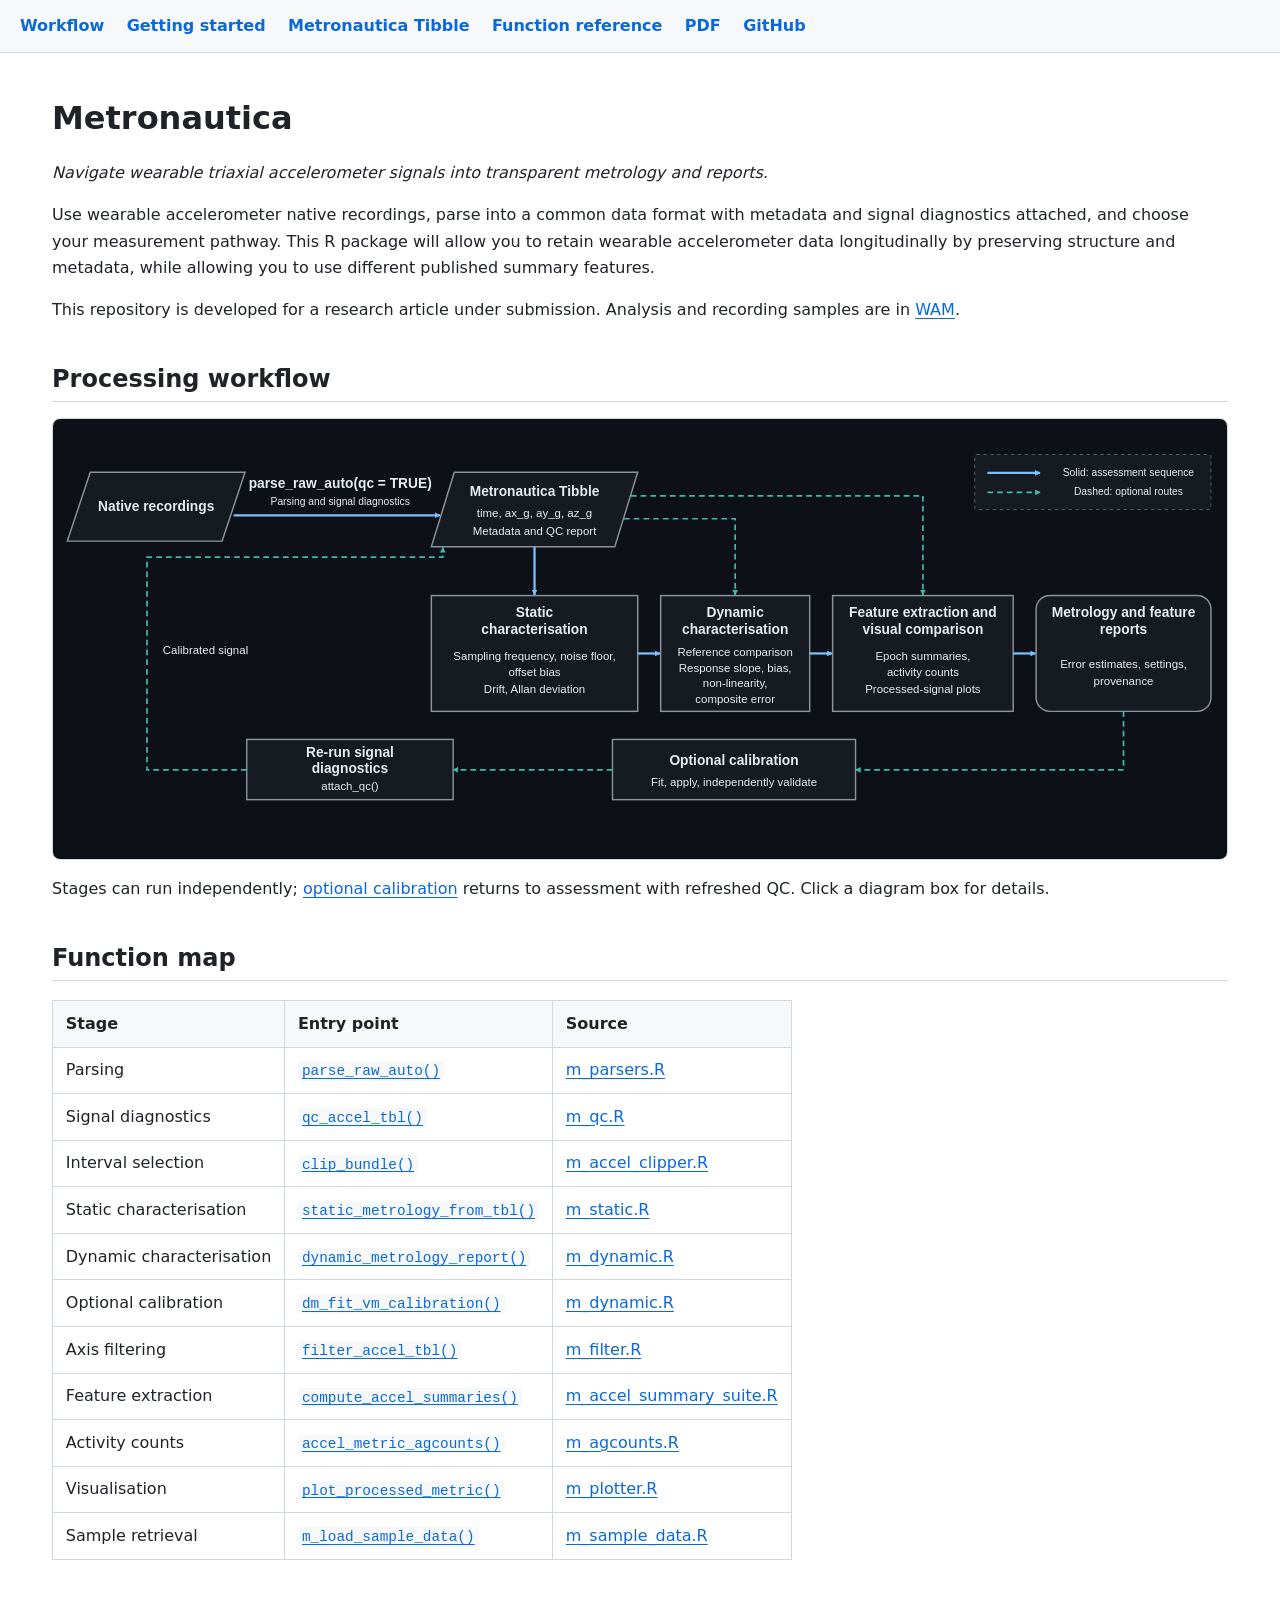
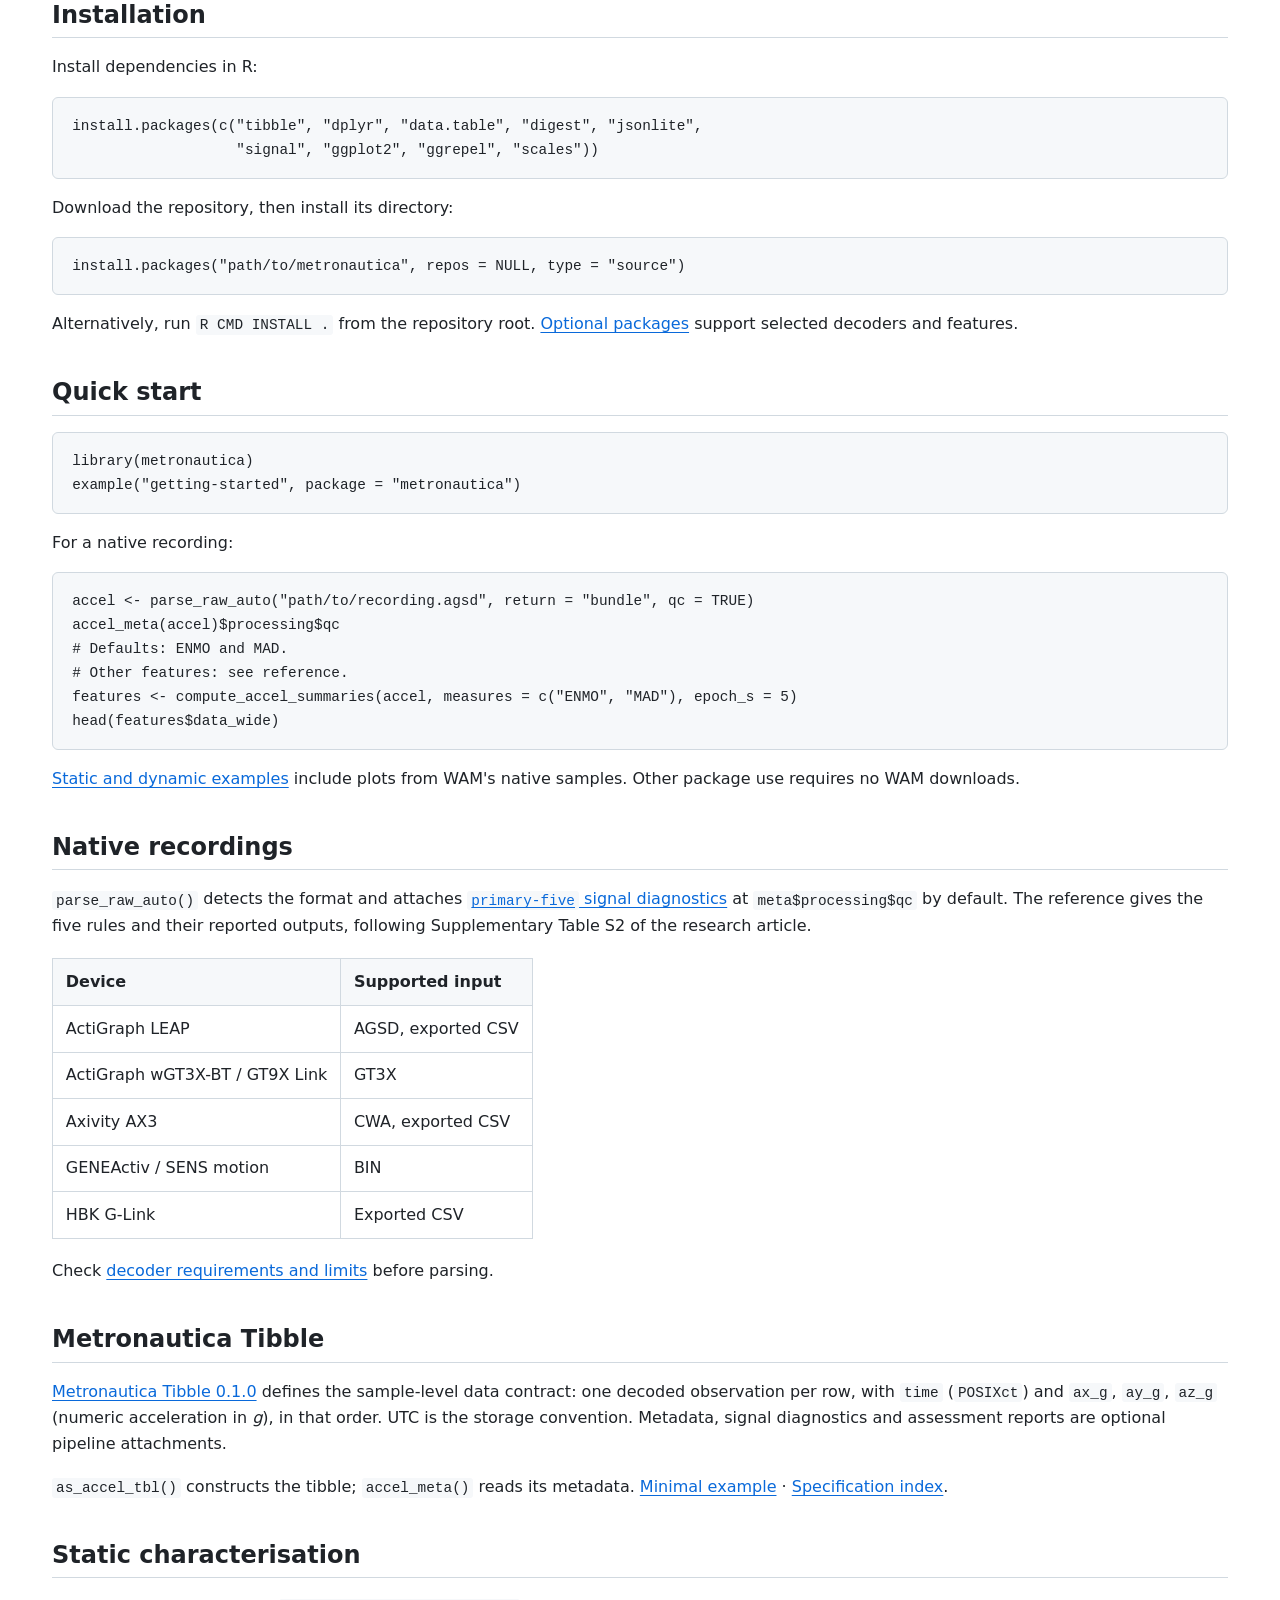
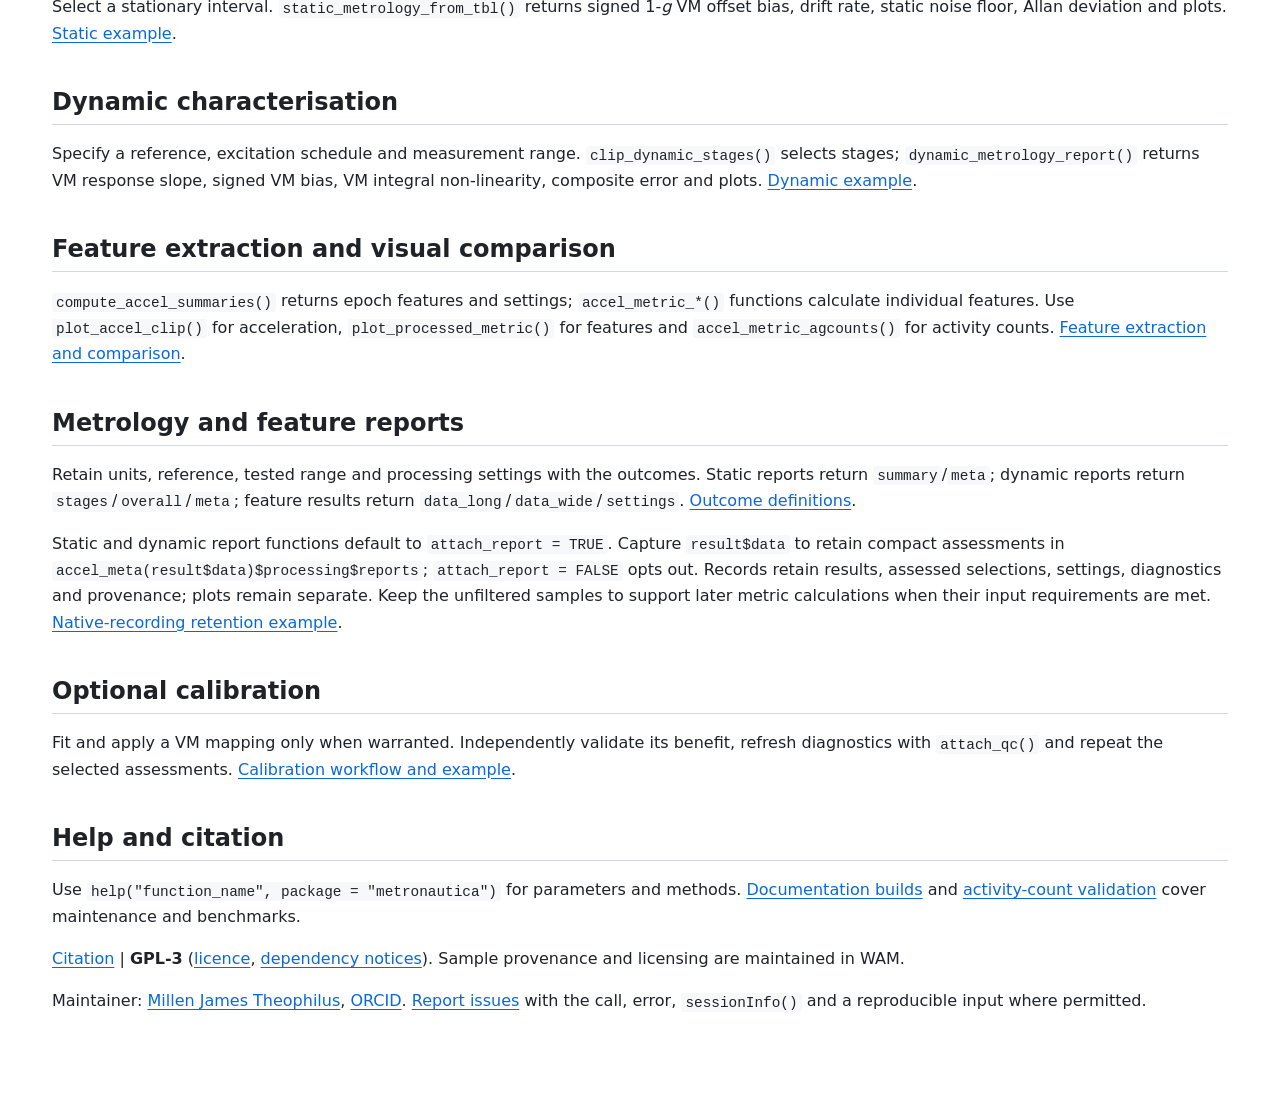
<file: docs/index.html>
<!doctype html><html lang="en-GB"><head><meta charset="utf-8"><meta name="viewport" content="width=device-width, initial-scale=1"><title>Processing workflow | Metronautica</title><link rel="stylesheet" href="assets/reference.css"></head><body><nav class="site-nav" aria-label="Documentation"><a href="index.html">Workflow</a><a href="getting-started.html">Getting started</a><a href="metronautica-tibble.html">Metronautica Tibble</a><a href="reference.html">Function reference</a><a href="metronautica-reference.pdf">PDF</a><a href="https://github.com/miltheo/metronautica">GitHub</a></nav><main class="guide"><p><a name="metronautica"></a></p>
<h1>Metronautica</h1>
<p><em>Navigate wearable triaxial accelerometer signals into transparent metrology and reports.</em></p>
<p>Use wearable accelerometer native recordings, parse into a common data format
with metadata and signal diagnostics attached, and choose your measurement
pathway. This R package will allow you to retain wearable accelerometer data
longitudinally by preserving structure and metadata, while allowing you to use
different published summary features.</p>
<p>This repository is developed for a research article under submission. Analysis
and recording samples are in <a href="https://github.com/miltheo/wam">WAM</a>.</p>
<p><a name="processing-workflow"></a></p>
<h2>Processing workflow</h2>
<svg class="workflow" viewBox="0 0 2048 768" role="group" aria-label="Interactive processing workflow"><image href="assets/workflow-dark.svg" width="2048" height="768"/><a href="#native-recordings" aria-label="Native recordings: GENEActiv/SENS BIN, Axivity CWA/AX3 CSV, ActiGraph GT3X/LEAP CSV/LEAP AGSD, HBK G-Link CSV. See decoder limits below."><title>Native recordings: GENEActiv/SENS BIN, Axivity CWA/AX3 CSV, ActiGraph GT3X/LEAP CSV/LEAP AGSD, HBK G-Link CSV. See decoder limits below.</title><rect class="hotspot" x="25" y="90" width="310" height="126"/></a>
<a href="https://github.com/miltheo/metronautica/blob/main/R/m_parsers.R" aria-label="Open m_parsers.R: parse_raw_auto(qc = TRUE) decodes the native recording and attaches primary-five diagnostics."><title>Open m_parsers.R: parse_raw_auto(qc = TRUE) decodes the native recording and attaches primary-five diagnostics.</title><rect class="hotspot" x="347" y="89" width="328" height="72"/></a>
<a href="#metronautica-tibble" aria-label="Metronautica Tibble 0.1.0: only time (POSIXct), ax_g, ay_g, az_g (numeric g) are required. Metadata, diagnostics and reports are optional pipeline additions."><title>Metronautica Tibble 0.1.0: only time (POSIXct), ax_g, ay_g, az_g (numeric g) are required. Metadata, diagnostics and reports are optional pipeline additions.</title><rect class="hotspot" x="660" y="90" width="360" height="135"/></a>
<a href="#static-characterisation" aria-label="Static characterisation: select a stationary interval; sampling frequency, noise floor, signed offset bias, drift and Allan deviation."><title>Static characterisation: select a stationary interval; sampling frequency, noise floor, signed offset bias, drift and Allan deviation.</title><rect class="hotspot" x="660" y="307" width="360" height="205"/></a>
<a href="#dynamic-characterisation" aria-label="Dynamic characterisation: specify a reference, range and stage schedule; response slope, bias, non-linearity and composite error."><title>Dynamic characterisation: specify a reference, range and stage schedule; response slope, bias, non-linearity and composite error.</title><rect class="hotspot" x="1060" y="307" width="260" height="205"/></a>
<a href="#feature-extraction-and-visual-comparison" aria-label="Feature extraction and visual comparison: compute epoch summaries or counts and inspect processed-signal plots."><title>Feature extraction and visual comparison: compute epoch summaries or counts and inspect processed-signal plots.</title><rect class="hotspot" x="1360" y="307" width="315" height="205"/></a>
<a href="#metrology-and-feature-reports" aria-label="Reports: retain error estimates, units, resolved settings and provenance."><title>Reports: retain error estimates, units, resolved settings and provenance.</title><rect class="hotspot" x="1715" y="307" width="305" height="205"/></a>
<a href="#optional-calibration" aria-label="Optional calibration: fit and apply a VM mapping; independently validate benefit and repeat assessments."><title>Optional calibration: fit and apply a VM mapping; independently validate benefit and repeat assessments.</title><rect class="hotspot" x="975" y="558" width="425" height="107"/></a>
<a href="reference.html#attach_qc" aria-label="attach_qc(): open documentation for recomputing and attaching diagnostics to the calibrated signal before reassessment."><title>attach_qc(): open documentation for recomputing and attaching diagnostics to the calibrated signal before reassessment.</title><rect class="hotspot" x="337" y="558" width="361" height="107"/></a></svg>
<p>Stages can run independently; <a href="#optional-calibration">optional calibration</a> returns
to assessment with refreshed QC. Click a diagram box for details.</p>
<p><a name="function-map"></a></p>
<h2>Function map</h2>
<table>
<thead>
<tr>
<th>Stage</th>
<th>Entry point</th>
<th>Source</th>
</tr>
</thead>
<tbody>
<tr>
<td>Parsing</td>
<td><a href="reference.html#parse_raw_auto"><code>parse_raw_auto()</code></a></td>
<td><a href="https://github.com/miltheo/metronautica/blob/main/R/m_parsers.R">m_parsers.R</a></td>
</tr>
<tr>
<td>Signal diagnostics</td>
<td><a href="reference.html#qc_accel_tbl"><code>qc_accel_tbl()</code></a></td>
<td><a href="https://github.com/miltheo/metronautica/blob/main/R/m_qc.R">m_qc.R</a></td>
</tr>
<tr>
<td>Interval selection</td>
<td><a href="reference.html#clip_bundle"><code>clip_bundle()</code></a></td>
<td><a href="https://github.com/miltheo/metronautica/blob/main/R/m_accel_clipper.R">m_accel_clipper.R</a></td>
</tr>
<tr>
<td>Static characterisation</td>
<td><a href="reference.html#static_metrology_from_tbl"><code>static_metrology_from_tbl()</code></a></td>
<td><a href="https://github.com/miltheo/metronautica/blob/main/R/m_static.R">m_static.R</a></td>
</tr>
<tr>
<td>Dynamic characterisation</td>
<td><a href="reference.html#dynamic_metrology_report"><code>dynamic_metrology_report()</code></a></td>
<td><a href="https://github.com/miltheo/metronautica/blob/main/R/m_dynamic.R">m_dynamic.R</a></td>
</tr>
<tr>
<td>Optional calibration</td>
<td><a href="reference.html#dm_fit_vm_calibration"><code>dm_fit_vm_calibration()</code></a></td>
<td><a href="https://github.com/miltheo/metronautica/blob/main/R/m_dynamic.R">m_dynamic.R</a></td>
</tr>
<tr>
<td>Axis filtering</td>
<td><a href="reference.html#filter_accel_tbl"><code>filter_accel_tbl()</code></a></td>
<td><a href="https://github.com/miltheo/metronautica/blob/main/R/m_filter.R">m_filter.R</a></td>
</tr>
<tr>
<td>Feature extraction</td>
<td><a href="reference.html#compute_accel_summaries"><code>compute_accel_summaries()</code></a></td>
<td><a href="https://github.com/miltheo/metronautica/blob/main/R/m_accel_summary_suite.R">m_accel_summary_suite.R</a></td>
</tr>
<tr>
<td>Activity counts</td>
<td><a href="reference.html#accel_metric_agcounts"><code>accel_metric_agcounts()</code></a></td>
<td><a href="https://github.com/miltheo/metronautica/blob/main/R/m_agcounts.R">m_agcounts.R</a></td>
</tr>
<tr>
<td>Visualisation</td>
<td><a href="reference.html#plot_processed_metric"><code>plot_processed_metric()</code></a></td>
<td><a href="https://github.com/miltheo/metronautica/blob/main/R/m_plotter.R">m_plotter.R</a></td>
</tr>
<tr>
<td>Sample retrieval</td>
<td><a href="reference.html#m_load_sample_data"><code>m_load_sample_data()</code></a></td>
<td><a href="https://github.com/miltheo/metronautica/blob/main/R/m_sample_data.R">m_sample_data.R</a></td>
</tr>
</tbody>
</table>
<p><a name="installation"></a></p>
<h2>Installation</h2>
<p>Install dependencies in R:</p>
<pre><code class="language-r">install.packages(c(&quot;tibble&quot;, &quot;dplyr&quot;, &quot;data.table&quot;, &quot;digest&quot;, &quot;jsonlite&quot;,
                   &quot;signal&quot;, &quot;ggplot2&quot;, &quot;ggrepel&quot;, &quot;scales&quot;))
</code></pre>
<p>Download the repository, then install its directory:</p>
<pre><code class="language-r">install.packages(&quot;path/to/metronautica&quot;, repos = NULL, type = &quot;source&quot;)
</code></pre>
<p>Alternatively, run <code>R CMD INSTALL .</code> from the repository root.
<a href="getting-started.html#optional-packages">Optional packages</a> support selected decoders and features.</p>
<p><a name="quick-start"></a></p>
<h2>Quick start</h2>
<pre><code class="language-r">library(metronautica)
example(&quot;getting-started&quot;, package = &quot;metronautica&quot;)
</code></pre>
<p>For a native recording:</p>
<pre><code class="language-r">accel &lt;- parse_raw_auto(&quot;path/to/recording.agsd&quot;, return = &quot;bundle&quot;, qc = TRUE)
accel_meta(accel)$processing$qc
# Defaults: ENMO and MAD.
# Other features: see reference.
features &lt;- compute_accel_summaries(accel, measures = c(&quot;ENMO&quot;, &quot;MAD&quot;), epoch_s = 5)
head(features$data_wide)
</code></pre>
<p><a href="getting-started.html#real-recording-examples">Static and dynamic examples</a>
include plots from WAM's native samples. Other package use requires no WAM downloads.</p>
<p><a name="native-recordings"></a></p>
<h2>Native recordings</h2>
<p><code>parse_raw_auto()</code> detects the format and attaches
<a href="reference.html#qc_accel_tbl--details"><code>primary-five</code> signal diagnostics</a>
at <code>meta$processing$qc</code> by default. The reference gives the five rules and their
reported outputs, following Supplementary Table S2 of the research article.</p>
<table>
<thead>
<tr>
<th>Device</th>
<th>Supported input</th>
</tr>
</thead>
<tbody>
<tr>
<td>ActiGraph LEAP</td>
<td>AGSD, exported CSV</td>
</tr>
<tr>
<td>ActiGraph wGT3X-BT / GT9X Link</td>
<td>GT3X</td>
</tr>
<tr>
<td>Axivity AX3</td>
<td>CWA, exported CSV</td>
</tr>
<tr>
<td>GENEActiv / SENS motion</td>
<td>BIN</td>
</tr>
<tr>
<td>HBK G-Link</td>
<td>Exported CSV</td>
</tr>
</tbody>
</table>
<p>Check <a href="reference.html#parse_raw_auto">decoder requirements and limits</a> before parsing.</p>
<p><a name="acceleration-tibble"></a></p>
<p><a name="metronautica-tibble"></a></p>
<h2>Metronautica Tibble</h2>
<p><a href="metronautica-tibble.html">Metronautica Tibble 0.1.0</a> defines the
sample-level data contract: one decoded observation per row, with <code>time</code>
(<code>POSIXct</code>) and <code>ax_g</code>, <code>ay_g</code>, <code>az_g</code> (numeric acceleration in <em>g</em>), in that order.
UTC is the storage convention. Metadata, signal diagnostics and assessment
reports are optional pipeline attachments.</p>
<p><code>as_accel_tbl()</code> constructs the tibble; <code>accel_meta()</code> reads its metadata.
<a href="https://github.com/miltheo/metronautica/blob/main/examples/tibble_minimal.R">Minimal example</a> · <a href="https://github.com/miltheo/metronautica/blob/main/data-contract/README.md">Specification index</a>.</p>
<p><a name="static-characterisation"></a></p>
<h2>Static characterisation</h2>
<p>Select a stationary interval. <code>static_metrology_from_tbl()</code> returns signed 1-<em>g</em>
VM offset bias, drift rate, static noise floor, Allan deviation and plots.
<a href="getting-started.html#static-characterisation">Static example</a>.</p>
<p><a name="dynamic-characterisation"></a></p>
<h2>Dynamic characterisation</h2>
<p>Specify a reference, excitation schedule and measurement range.
<code>clip_dynamic_stages()</code> selects stages; <code>dynamic_metrology_report()</code> returns
VM response slope, signed VM bias, VM integral non-linearity, composite error and plots.
<a href="getting-started.html#dynamic-characterisation">Dynamic example</a>.</p>
<p><a name="feature-extraction-and-visual-comparison"></a></p>
<h2>Feature extraction and visual comparison</h2>
<p><code>compute_accel_summaries()</code> returns epoch features and settings; <code>accel_metric_*()</code>
functions calculate individual features. Use <code>plot_accel_clip()</code> for acceleration,
<code>plot_processed_metric()</code> for features and <code>accel_metric_agcounts()</code> for activity counts.
<a href="getting-started.html#feature-extraction">Feature extraction and comparison</a>.</p>
<p><a name="metrology-and-feature-reports"></a></p>
<h2>Metrology and feature reports</h2>
<p>Retain units, reference, tested range and processing settings with the outcomes.
Static reports return <code>summary</code>/<code>meta</code>; dynamic reports return <code>stages</code>/<code>overall</code>/<code>meta</code>;
feature results return <code>data_long</code>/<code>data_wide</code>/<code>settings</code>.
<a href="reference.html#measurement-definitions">Outcome definitions</a>.</p>
<p>Static and dynamic report functions default to <code>attach_report = TRUE</code>.
Capture <code>result$data</code> to retain compact assessments in
<code>accel_meta(result$data)$processing$reports</code>; <code>attach_report = FALSE</code> opts out.
Records retain results, assessed selections, settings, diagnostics and provenance;
plots remain separate. Keep the unfiltered samples to support later metric
calculations when their input requirements are met.
<a href="https://github.com/miltheo/metronautica/blob/main/examples/data_contract.R">Native-recording retention example</a>.</p>
<p><a name="optional-calibration"></a></p>
<h2>Optional calibration</h2>
<p>Fit and apply a VM mapping only when warranted. Independently validate its benefit,
refresh diagnostics with <code>attach_qc()</code> and repeat the selected assessments.
<a href="getting-started.html#optional-calibration">Calibration workflow and example</a>.</p>
<p><a name="help-and-citation"></a></p>
<h2>Help and citation</h2>
<p>Use <code>help(&quot;function_name&quot;, package = &quot;metronautica&quot;)</code> for parameters and methods.
<a href="documentation.html">Documentation builds</a> and <a href="activity-counts.html">activity-count validation</a>
cover maintenance and benchmarks.</p>
<p><a href="https://github.com/miltheo/metronautica/blob/main/CITATION.cff">Citation</a> | <strong>GPL-3</strong> (<a href="https://github.com/miltheo/metronautica/blob/main/LICENSE.md">licence</a>, <a href="dependency-licensing.html">dependency notices</a>).
Sample provenance and licensing are maintained in WAM.</p>
<p>Maintainer: <a href="https://github.com/miltheo">Millen James Theophilus</a>,
<a href="https://orcid.org/0000-0001-9823-7177">ORCID</a>.
<a href="https://github.com/miltheo/metronautica/issues">Report issues</a> with the call,
error, <code>sessionInfo()</code> and a reproducible input where permitted.</p>
</main></body></html>
</file>
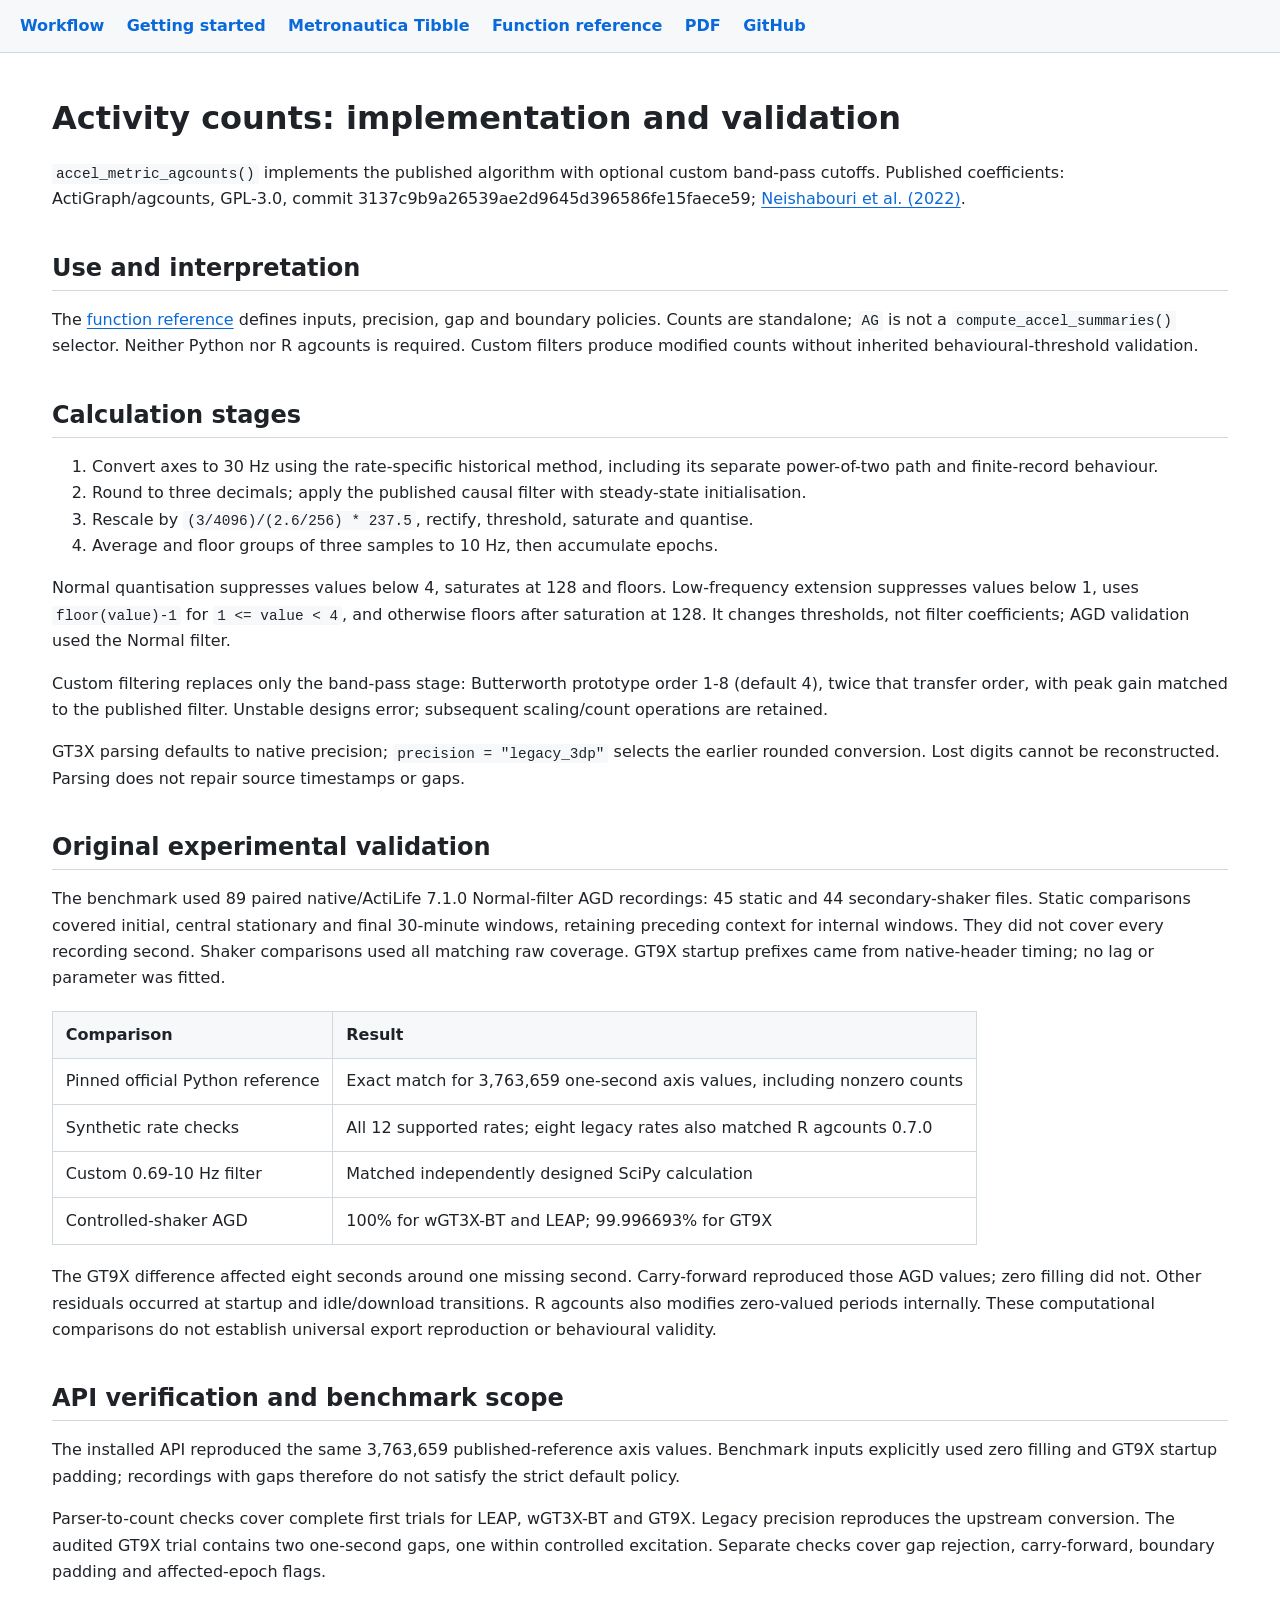
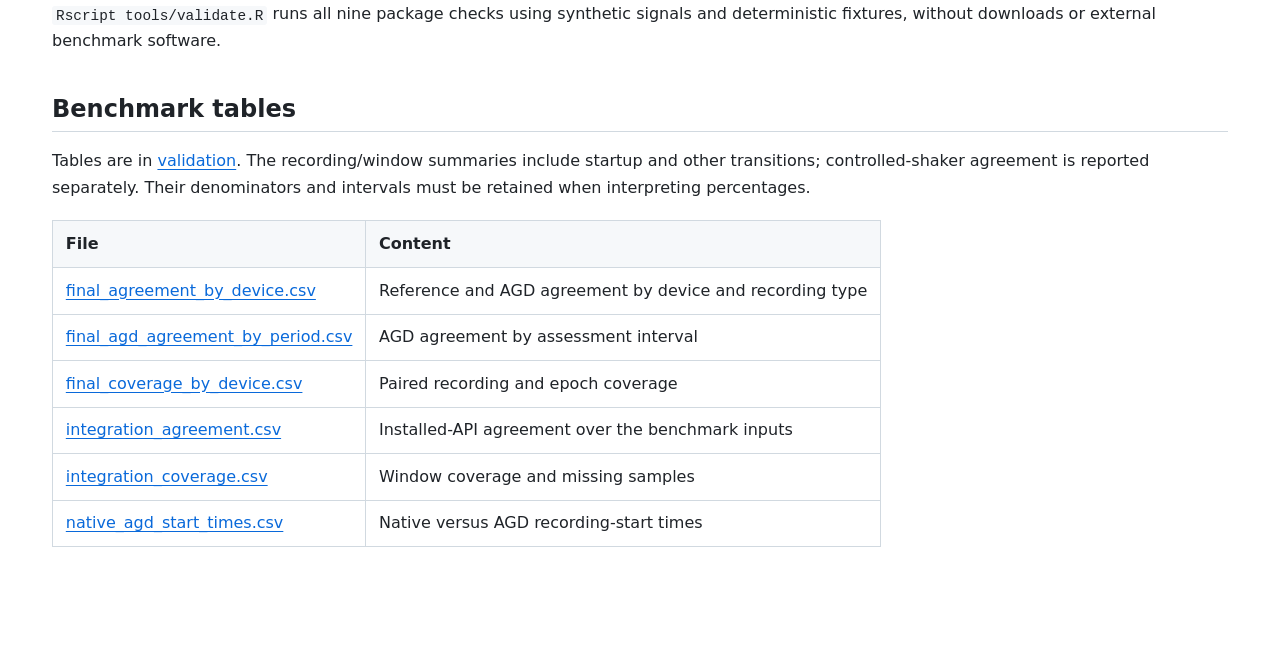
<file: docs/activity-counts.html>
<!doctype html><html lang="en-GB"><head><meta charset="utf-8"><meta name="viewport" content="width=device-width, initial-scale=1"><title>Activity counts: implementation and validation | Metronautica</title><link rel="stylesheet" href="assets/reference.css"></head><body><nav class="site-nav" aria-label="Documentation"><a href="index.html">Workflow</a><a href="getting-started.html">Getting started</a><a href="metronautica-tibble.html">Metronautica Tibble</a><a href="reference.html">Function reference</a><a href="metronautica-reference.pdf">PDF</a><a href="https://github.com/miltheo/metronautica">GitHub</a></nav><main class="guide"><p><a name="activity-counts-implementation-and-validation"></a></p>
<h1>Activity counts: implementation and validation</h1>
<p><code>accel_metric_agcounts()</code> implements the published algorithm with optional custom
band-pass cutoffs. Published coefficients: ActiGraph/agcounts, GPL-3.0, commit
3137c9b9a26539ae2d9645d396586fe15faece59;
<a href="https://doi.org/10.1038/s41598-022-16003-x">Neishabouri et al. (2022)</a>.</p>
<p><a name="use-and-interpretation"></a></p>
<h2>Use and interpretation</h2>
<p>The <a href="reference.html#accel_metric_agcounts">function reference</a> defines inputs,
precision, gap and boundary policies. Counts are standalone; <code>AG</code> is not a
<code>compute_accel_summaries()</code> selector. Neither Python nor R agcounts is required.
Custom filters produce modified counts without inherited behavioural-threshold validation.</p>
<p><a name="calculation-stages"></a></p>
<h2>Calculation stages</h2>
<ol>
<li>Convert axes to 30 Hz using the rate-specific historical method, including
its separate power-of-two path and finite-record behaviour.</li>
<li>Round to three decimals; apply the published causal filter with steady-state
initialisation.</li>
<li>Rescale by <code>(3/4096)/(2.6/256) * 237.5</code>, rectify, threshold, saturate and quantise.</li>
<li>Average and floor groups of three samples to 10 Hz, then accumulate epochs.</li>
</ol>
<p>Normal quantisation suppresses values below 4, saturates at 128 and floors.
Low-frequency extension suppresses values below 1, uses <code>floor(value)-1</code> for
<code>1 &lt;= value &lt; 4</code>, and otherwise floors after saturation at 128. It changes
thresholds, not filter coefficients; AGD validation used the Normal filter.</p>
<p>Custom filtering replaces only the band-pass stage: Butterworth prototype order
1-8 (default 4), twice that transfer order, with peak gain matched to the published
filter. Unstable designs error; subsequent scaling/count operations are retained.</p>
<p>GT3X parsing defaults to native precision; <code>precision = &quot;legacy_3dp&quot;</code> selects the
earlier rounded conversion. Lost digits cannot be reconstructed. Parsing does
not repair source timestamps or gaps.</p>
<p><a name="original-experimental-validation"></a></p>
<h2>Original experimental validation</h2>
<p>The benchmark used 89 paired native/ActiLife 7.1.0 Normal-filter AGD recordings:
45 static and 44 secondary-shaker files. Static comparisons covered initial,
central stationary and final 30-minute windows, retaining preceding context for
internal windows. They did not cover every recording second. Shaker comparisons
used all matching raw coverage. GT9X startup prefixes came from native-header
timing; no lag or parameter was fitted.</p>
<table>
<thead>
<tr>
<th>Comparison</th>
<th>Result</th>
</tr>
</thead>
<tbody>
<tr>
<td>Pinned official Python reference</td>
<td>Exact match for 3,763,659 one-second axis values, including nonzero counts</td>
</tr>
<tr>
<td>Synthetic rate checks</td>
<td>All 12 supported rates; eight legacy rates also matched R agcounts 0.7.0</td>
</tr>
<tr>
<td>Custom 0.69-10 Hz filter</td>
<td>Matched independently designed SciPy calculation</td>
</tr>
<tr>
<td>Controlled-shaker AGD</td>
<td>100% for wGT3X-BT and LEAP; 99.996693% for GT9X</td>
</tr>
</tbody>
</table>
<p>The GT9X difference affected eight seconds around one missing second.
Carry-forward reproduced those AGD values; zero filling did not. Other residuals
occurred at startup and idle/download transitions. R agcounts also modifies
zero-valued periods internally. These computational comparisons do not establish
universal export reproduction or behavioural validity.</p>
<p><a name="api-verification-and-benchmark-scope"></a></p>
<h2>API verification and benchmark scope</h2>
<p>The installed API reproduced the same 3,763,659 published-reference axis values.
Benchmark inputs explicitly used zero filling and GT9X startup padding; recordings
with gaps therefore do not satisfy the strict default policy.</p>
<p>Parser-to-count checks cover complete first trials for LEAP, wGT3X-BT and GT9X.
Legacy precision reproduces the upstream conversion. The audited GT9X trial
contains two one-second gaps, one within controlled excitation. Separate checks
cover gap rejection, carry-forward, boundary padding and affected-epoch flags.</p>
<p><code>Rscript tools/validate.R</code> runs all nine package checks using synthetic signals
and deterministic fixtures, without downloads or external benchmark software.</p>
<p><a name="benchmark-tables"></a></p>
<h2>Benchmark tables</h2>
<p>Tables are in <a href="https://github.com/miltheo/metronautica/blob/main/docs/validation/">validation</a>. The recording/window summaries include
startup and other transitions; controlled-shaker agreement is reported separately.
Their denominators and intervals must be retained when interpreting percentages.</p>
<table>
<thead>
<tr>
<th>File</th>
<th>Content</th>
</tr>
</thead>
<tbody>
<tr>
<td><a href="https://github.com/miltheo/metronautica/blob/main/docs/validation/final_agreement_by_device.csv">final_agreement_by_device.csv</a></td>
<td>Reference and AGD agreement by device and recording type</td>
</tr>
<tr>
<td><a href="https://github.com/miltheo/metronautica/blob/main/docs/validation/final_agd_agreement_by_period.csv">final_agd_agreement_by_period.csv</a></td>
<td>AGD agreement by assessment interval</td>
</tr>
<tr>
<td><a href="https://github.com/miltheo/metronautica/blob/main/docs/validation/final_coverage_by_device.csv">final_coverage_by_device.csv</a></td>
<td>Paired recording and epoch coverage</td>
</tr>
<tr>
<td><a href="https://github.com/miltheo/metronautica/blob/main/docs/validation/integration_agreement.csv">integration_agreement.csv</a></td>
<td>Installed-API agreement over the benchmark inputs</td>
</tr>
<tr>
<td><a href="https://github.com/miltheo/metronautica/blob/main/docs/validation/integration_coverage.csv">integration_coverage.csv</a></td>
<td>Window coverage and missing samples</td>
</tr>
<tr>
<td><a href="https://github.com/miltheo/metronautica/blob/main/docs/validation/native_agd_start_times.csv">native_agd_start_times.csv</a></td>
<td>Native versus AGD recording-start times</td>
</tr>
</tbody>
</table>
</main></body></html>
</file>
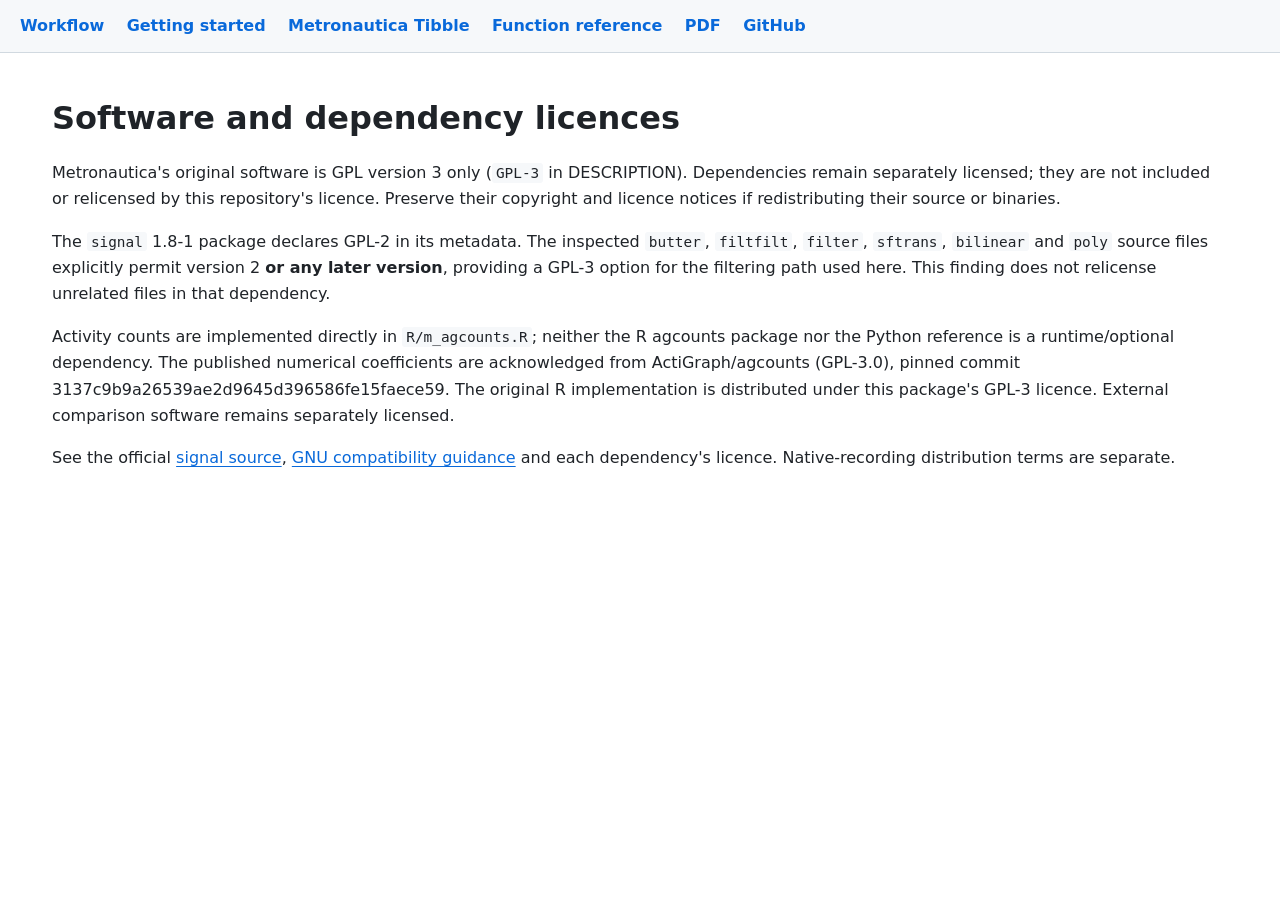
<file: docs/dependency-licensing.html>
<!doctype html><html lang="en-GB"><head><meta charset="utf-8"><meta name="viewport" content="width=device-width, initial-scale=1"><title>Software and dependency licences | Metronautica</title><link rel="stylesheet" href="assets/reference.css"></head><body><nav class="site-nav" aria-label="Documentation"><a href="index.html">Workflow</a><a href="getting-started.html">Getting started</a><a href="metronautica-tibble.html">Metronautica Tibble</a><a href="reference.html">Function reference</a><a href="metronautica-reference.pdf">PDF</a><a href="https://github.com/miltheo/metronautica">GitHub</a></nav><main class="guide"><p><a name="software-and-dependency-licences"></a></p>
<h1>Software and dependency licences</h1>
<p>Metronautica's original software is GPL version 3 only (<code>GPL-3</code> in DESCRIPTION).
Dependencies remain separately licensed; they are not included or relicensed by
this repository's licence. Preserve their copyright and licence notices if
redistributing their source or binaries.</p>
<p>The <code>signal</code> 1.8-1 package declares GPL-2 in its metadata. The inspected
<code>butter</code>, <code>filtfilt</code>, <code>filter</code>, <code>sftrans</code>, <code>bilinear</code> and <code>poly</code> source files
explicitly permit version 2 <strong>or any later version</strong>, providing a GPL-3 option
for the filtering path used here. This finding does not relicense unrelated
files in that dependency.</p>
<p>Activity counts are implemented directly in <code>R/m_agcounts.R</code>; neither the R
agcounts package nor the Python reference is a runtime/optional dependency.
The published numerical coefficients are acknowledged from ActiGraph/agcounts
(GPL-3.0), pinned commit 3137c9b9a26539ae2d9645d396586fe15faece59.
The original R implementation is distributed under this package's GPL-3 licence.
External comparison software remains separately licensed.</p>
<p>See the official <a href="https://cran.r-project.org/src/contrib/signal_1.8-1.tar.gz">signal source</a>,
<a href="https://www.gnu.org/licenses/gpl-faq.en.html#v2v3Compatibility">GNU compatibility guidance</a>
and each dependency's licence. Native-recording distribution terms are separate.</p>
</main></body></html>
</file>
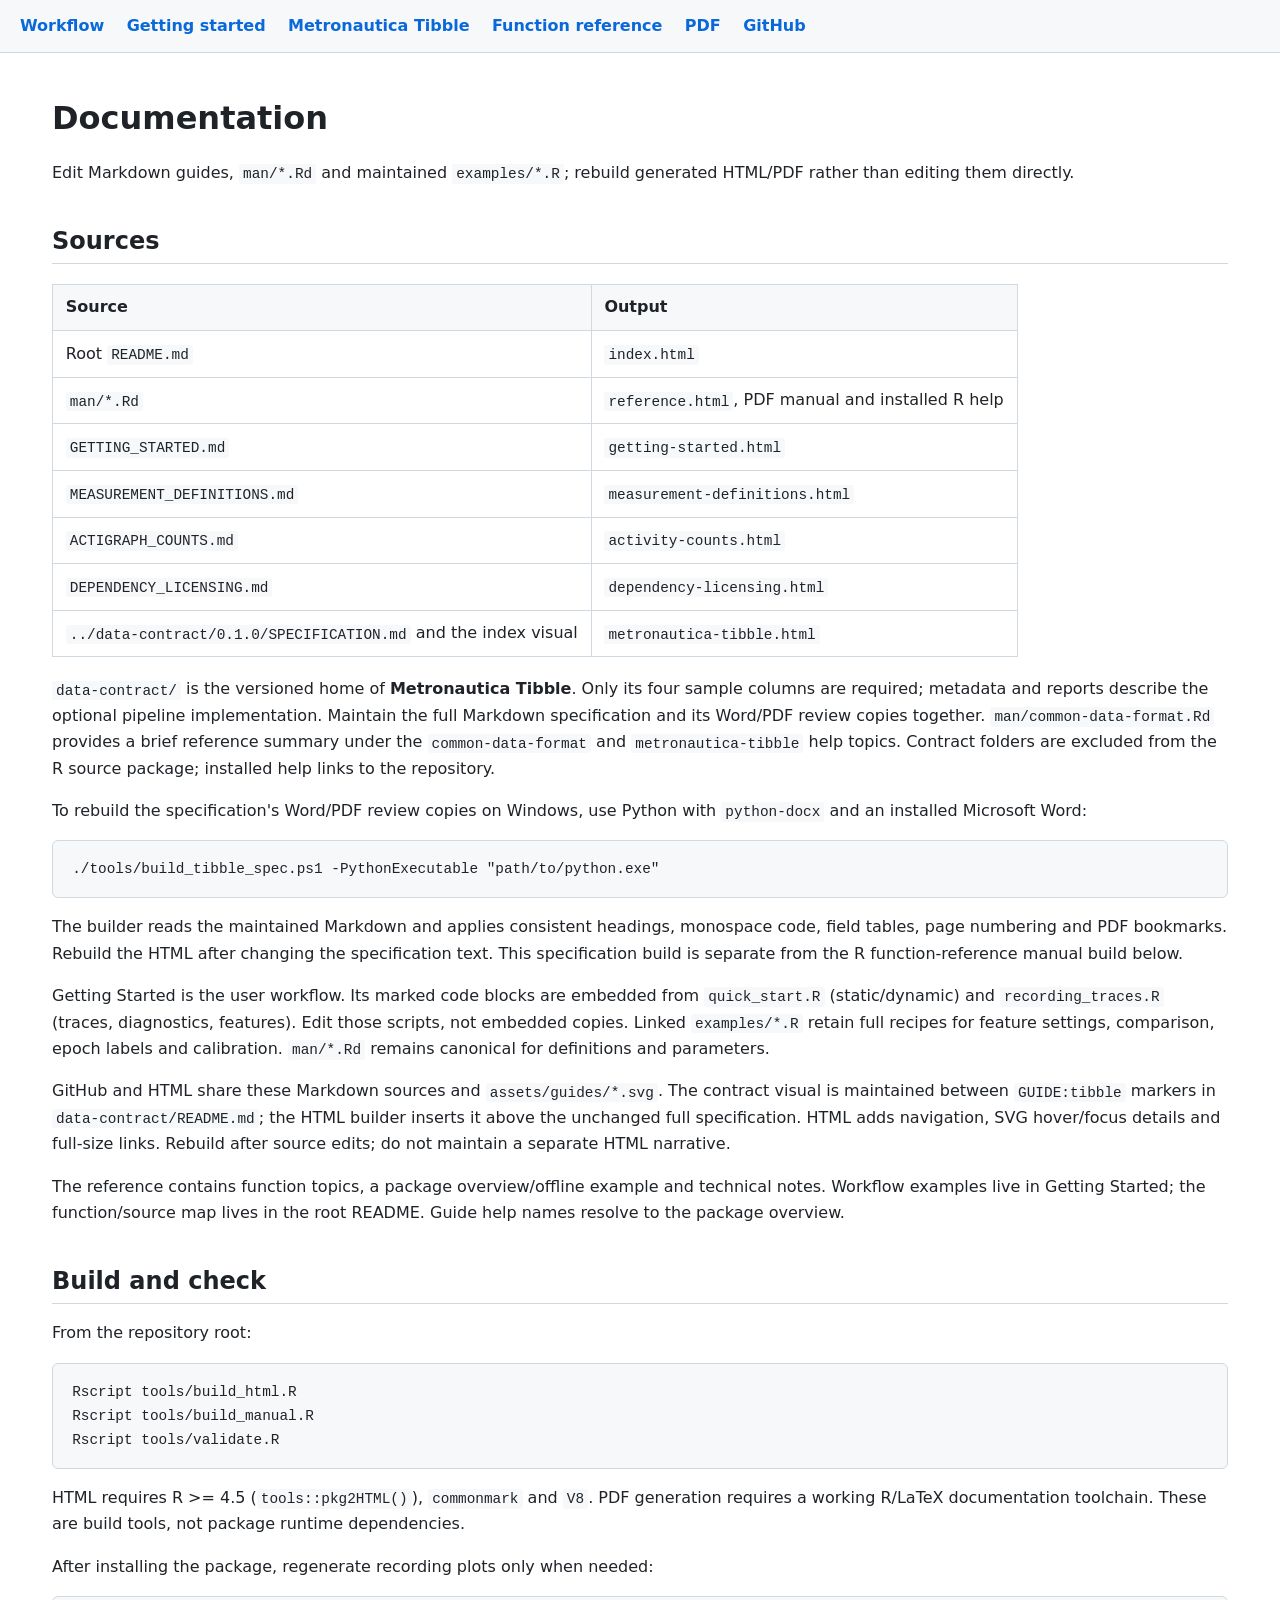
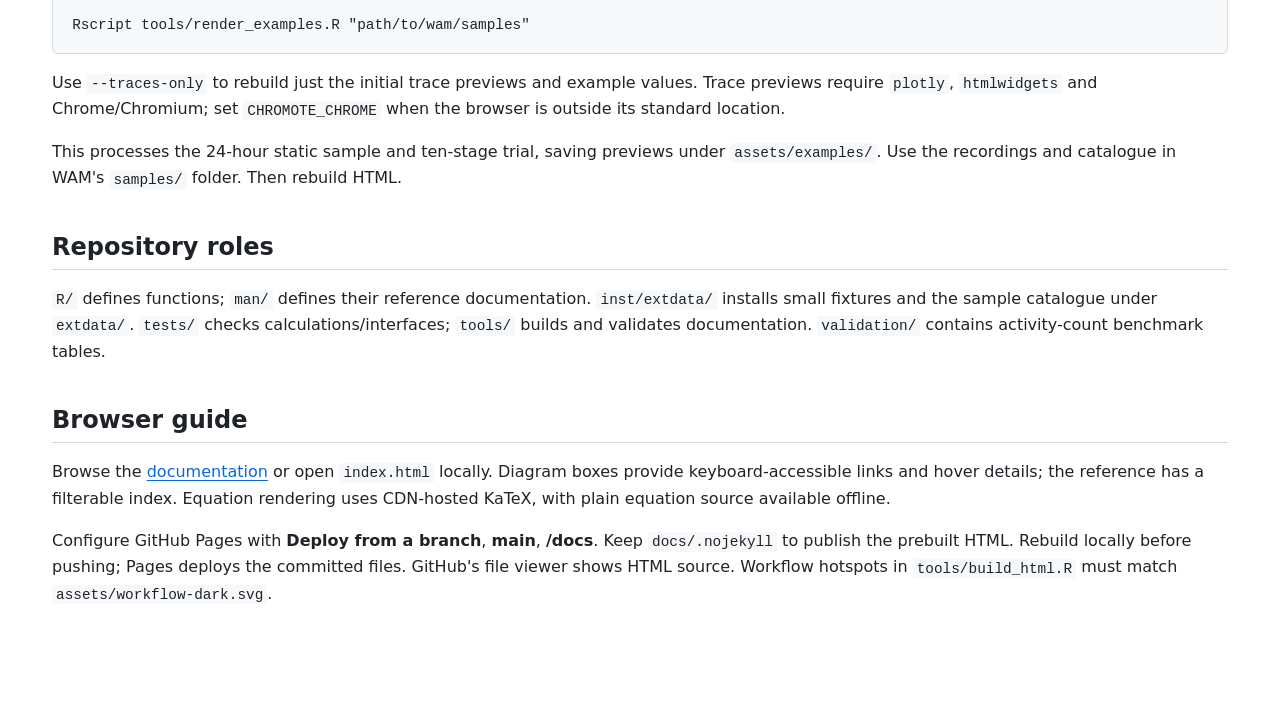
<file: docs/documentation.html>
<!doctype html><html lang="en-GB"><head><meta charset="utf-8"><meta name="viewport" content="width=device-width, initial-scale=1"><title>Documentation | Metronautica</title><link rel="stylesheet" href="assets/reference.css"></head><body><nav class="site-nav" aria-label="Documentation"><a href="index.html">Workflow</a><a href="getting-started.html">Getting started</a><a href="metronautica-tibble.html">Metronautica Tibble</a><a href="reference.html">Function reference</a><a href="metronautica-reference.pdf">PDF</a><a href="https://github.com/miltheo/metronautica">GitHub</a></nav><main class="guide"><p><a name="documentation"></a></p>
<h1>Documentation</h1>
<p>Edit Markdown guides, <code>man/*.Rd</code> and maintained <code>examples/*.R</code>; rebuild generated
HTML/PDF rather than editing them directly.</p>
<p><a name="sources"></a></p>
<h2>Sources</h2>
<table>
<thead>
<tr>
<th>Source</th>
<th>Output</th>
</tr>
</thead>
<tbody>
<tr>
<td>Root <code>README.md</code></td>
<td><code>index.html</code></td>
</tr>
<tr>
<td><code>man/*.Rd</code></td>
<td><code>reference.html</code>, PDF manual and installed R help</td>
</tr>
<tr>
<td><code>GETTING_STARTED.md</code></td>
<td><code>getting-started.html</code></td>
</tr>
<tr>
<td><code>MEASUREMENT_DEFINITIONS.md</code></td>
<td><code>measurement-definitions.html</code></td>
</tr>
<tr>
<td><code>ACTIGRAPH_COUNTS.md</code></td>
<td><code>activity-counts.html</code></td>
</tr>
<tr>
<td><code>DEPENDENCY_LICENSING.md</code></td>
<td><code>dependency-licensing.html</code></td>
</tr>
<tr>
<td><code>../data-contract/0.1.0/SPECIFICATION.md</code> and the index visual</td>
<td><code>metronautica-tibble.html</code></td>
</tr>
</tbody>
</table>
<p><code>data-contract/</code> is the versioned home of <strong>Metronautica Tibble</strong>. Only its four
sample columns are required; metadata and reports describe the optional pipeline
implementation. Maintain the full Markdown specification and its Word/PDF review
copies together. <code>man/common-data-format.Rd</code> provides a brief reference summary
under the <code>common-data-format</code> and <code>metronautica-tibble</code> help topics. Contract folders
are excluded from the R source package; installed help links to the repository.</p>
<p>To rebuild the specification's Word/PDF review copies on Windows, use Python
with <code>python-docx</code> and an installed Microsoft Word:</p>
<pre><code class="language-powershell">./tools/build_tibble_spec.ps1 -PythonExecutable &quot;path/to/python.exe&quot;
</code></pre>
<p>The builder reads the maintained Markdown and applies consistent headings,
monospace code, field tables, page numbering and PDF bookmarks. Rebuild the HTML
after changing the specification text. This specification build is separate from
the R function-reference manual build below.</p>
<p>Getting Started is the user workflow. Its marked code blocks are embedded from
<code>quick_start.R</code> (static/dynamic) and <code>recording_traces.R</code> (traces, diagnostics,
features). Edit those scripts, not embedded copies. Linked <code>examples/*.R</code> retain
full recipes for feature settings, comparison, epoch labels and calibration.
<code>man/*.Rd</code> remains canonical for definitions and parameters.</p>
<p>GitHub and HTML share these Markdown sources and <code>assets/guides/*.svg</code>.
The contract visual is maintained between <code>GUIDE:tibble</code> markers in
<code>data-contract/README.md</code>; the HTML builder inserts it above the unchanged full
specification. HTML adds navigation, SVG hover/focus details and full-size links.
Rebuild after source edits; do not maintain a separate HTML narrative.</p>
<p>The reference contains function topics, a package overview/offline example and
technical notes. Workflow examples live in Getting Started; the function/source
map lives in the root README. Guide help names resolve to the package overview.</p>
<p><a name="build-and-check"></a></p>
<h2>Build and check</h2>
<p>From the repository root:</p>
<pre><code class="language-sh">Rscript tools/build_html.R
Rscript tools/build_manual.R
Rscript tools/validate.R
</code></pre>
<p>HTML requires R &gt;= 4.5 (<code>tools::pkg2HTML()</code>), <code>commonmark</code> and <code>V8</code>.
PDF generation requires a working R/LaTeX documentation toolchain.
These are build tools, not package runtime dependencies.</p>
<p>After installing the package, regenerate recording plots only when needed:</p>
<pre><code class="language-sh">Rscript tools/render_examples.R &quot;path/to/wam/samples&quot;
</code></pre>
<p>Use <code>--traces-only</code> to rebuild just the initial trace previews and example values.
Trace previews require <code>plotly</code>, <code>htmlwidgets</code> and Chrome/Chromium; set
<code>CHROMOTE_CHROME</code> when the browser is outside its standard location.</p>
<p>This processes the 24-hour static sample and ten-stage trial, saving previews
under <code>assets/examples/</code>. Use the recordings and catalogue in WAM's <code>samples/</code> folder.
Then rebuild HTML.</p>
<p><a name="repository-roles"></a></p>
<h2>Repository roles</h2>
<p><code>R/</code> defines functions; <code>man/</code> defines their reference documentation.
<code>inst/extdata/</code> installs small fixtures and the sample catalogue under <code>extdata/</code>.
<code>tests/</code> checks calculations/interfaces; <code>tools/</code> builds and validates documentation.
<code>validation/</code> contains activity-count benchmark tables.</p>
<p><a name="browser-guide"></a></p>
<h2>Browser guide</h2>
<p>Browse the <a href="index.html">documentation</a> or open
<code>index.html</code> locally. Diagram boxes provide keyboard-accessible links and
hover details; the reference has a filterable index. Equation rendering uses
CDN-hosted KaTeX, with plain equation source available offline.</p>
<p>Configure GitHub Pages with <strong>Deploy from a branch</strong>, <strong>main</strong>, <strong>/docs</strong>.
Keep <code>docs/.nojekyll</code> to publish the prebuilt HTML. Rebuild locally before pushing;
Pages deploys the committed files. GitHub's file viewer shows HTML source.
Workflow hotspots in <code>tools/build_html.R</code> must match <code>assets/workflow-dark.svg</code>.</p>
</main></body></html>
</file>
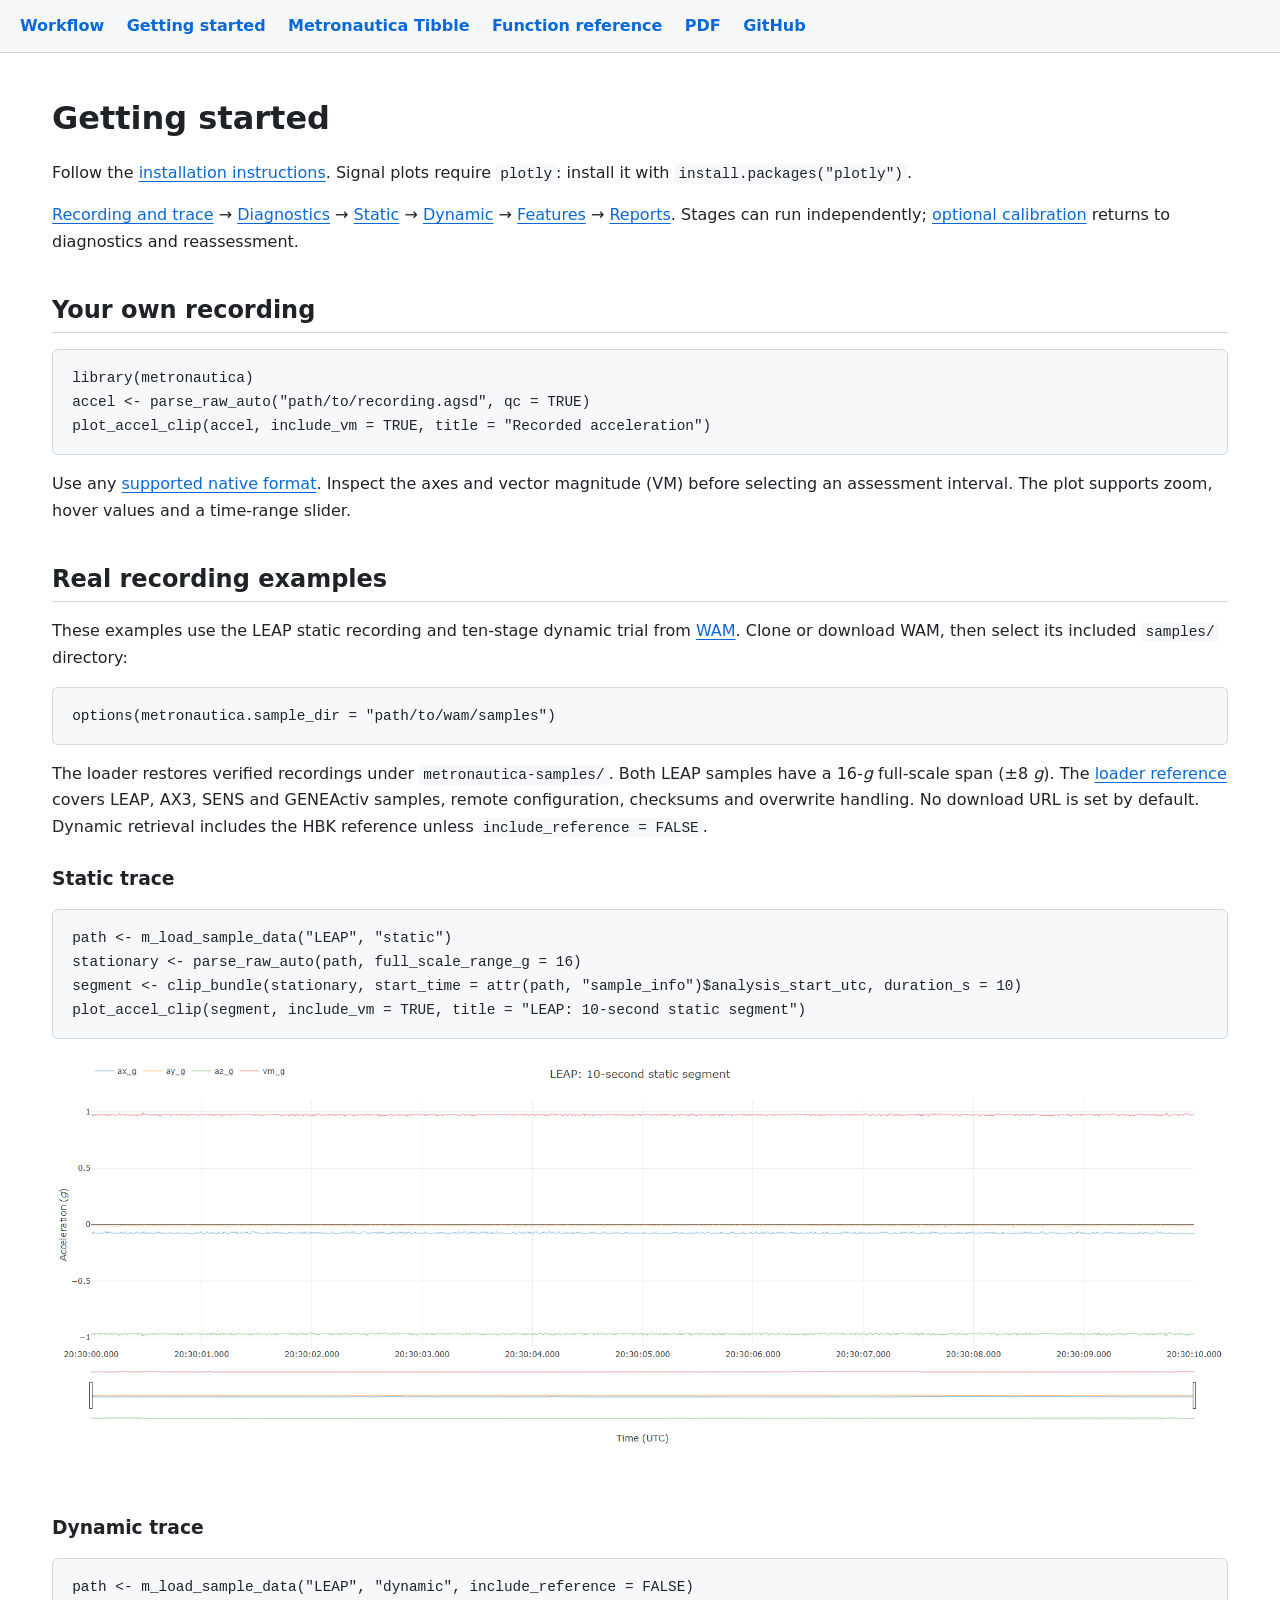
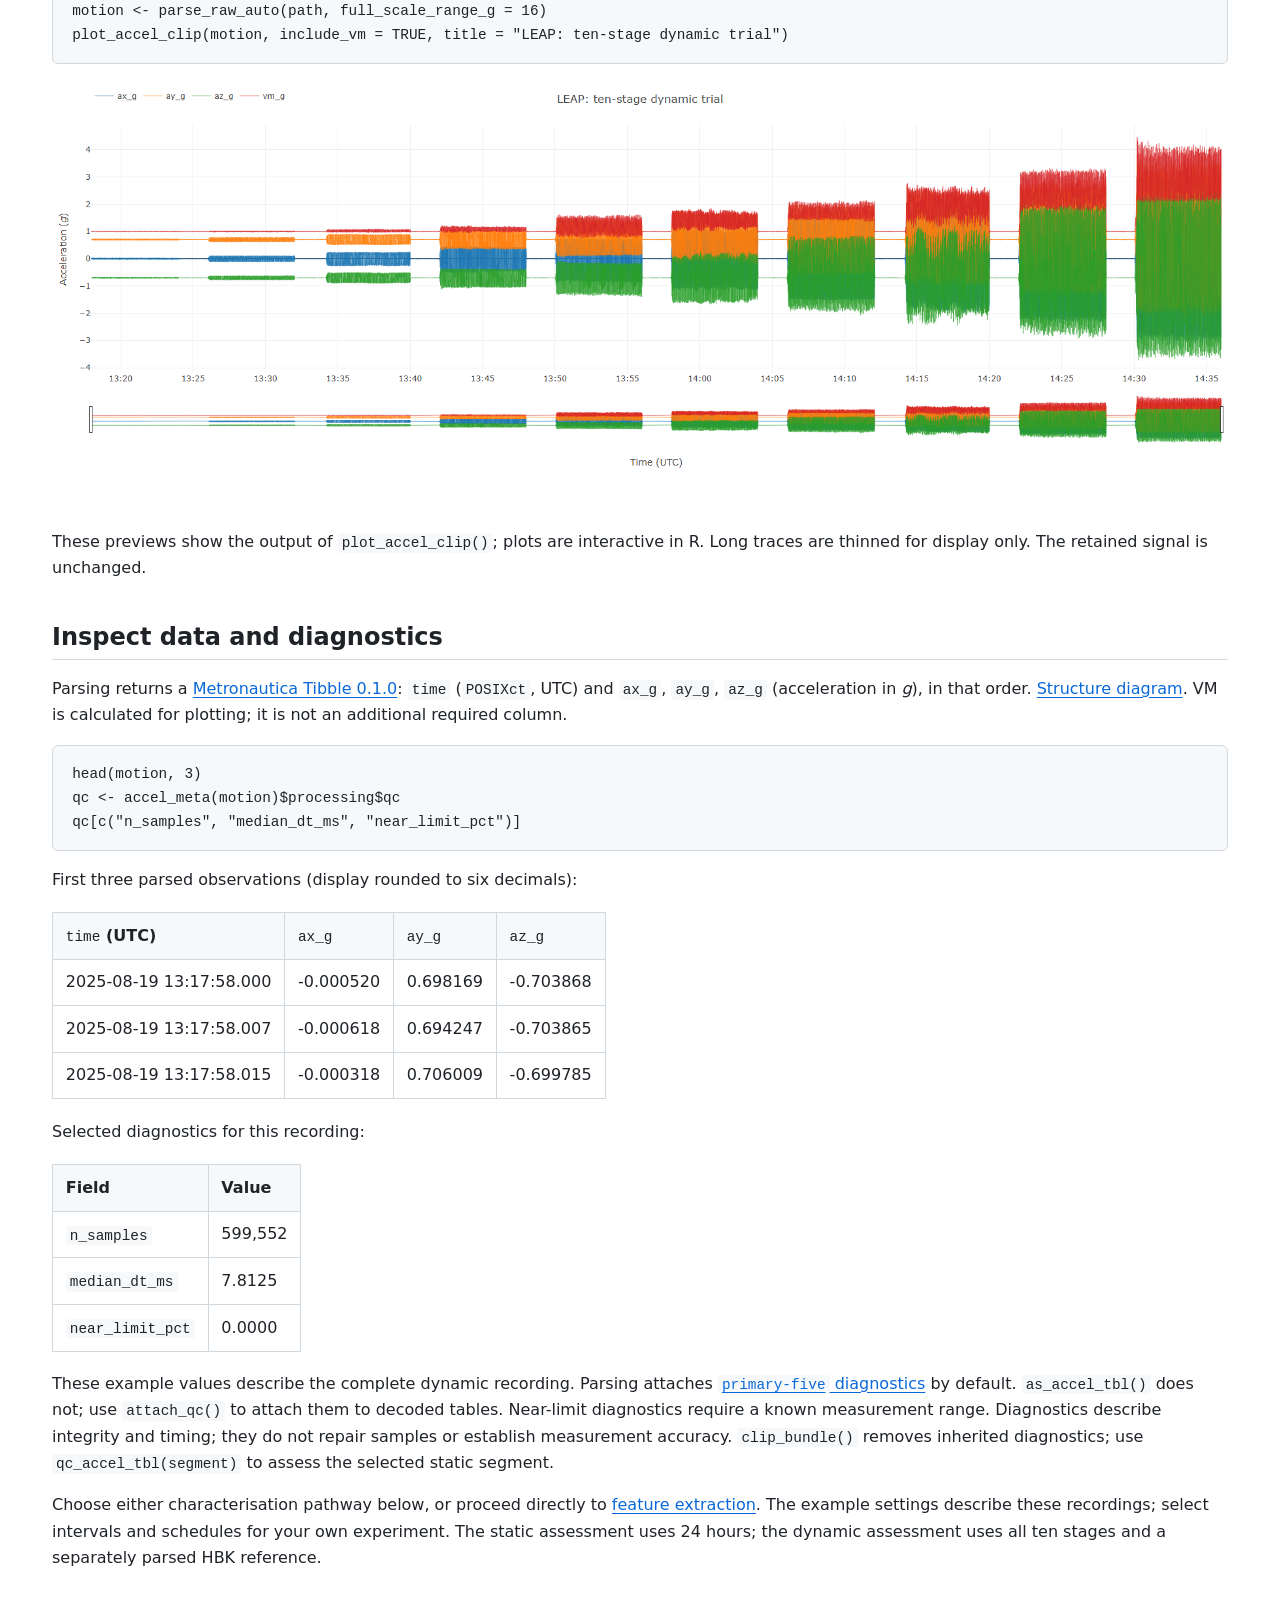
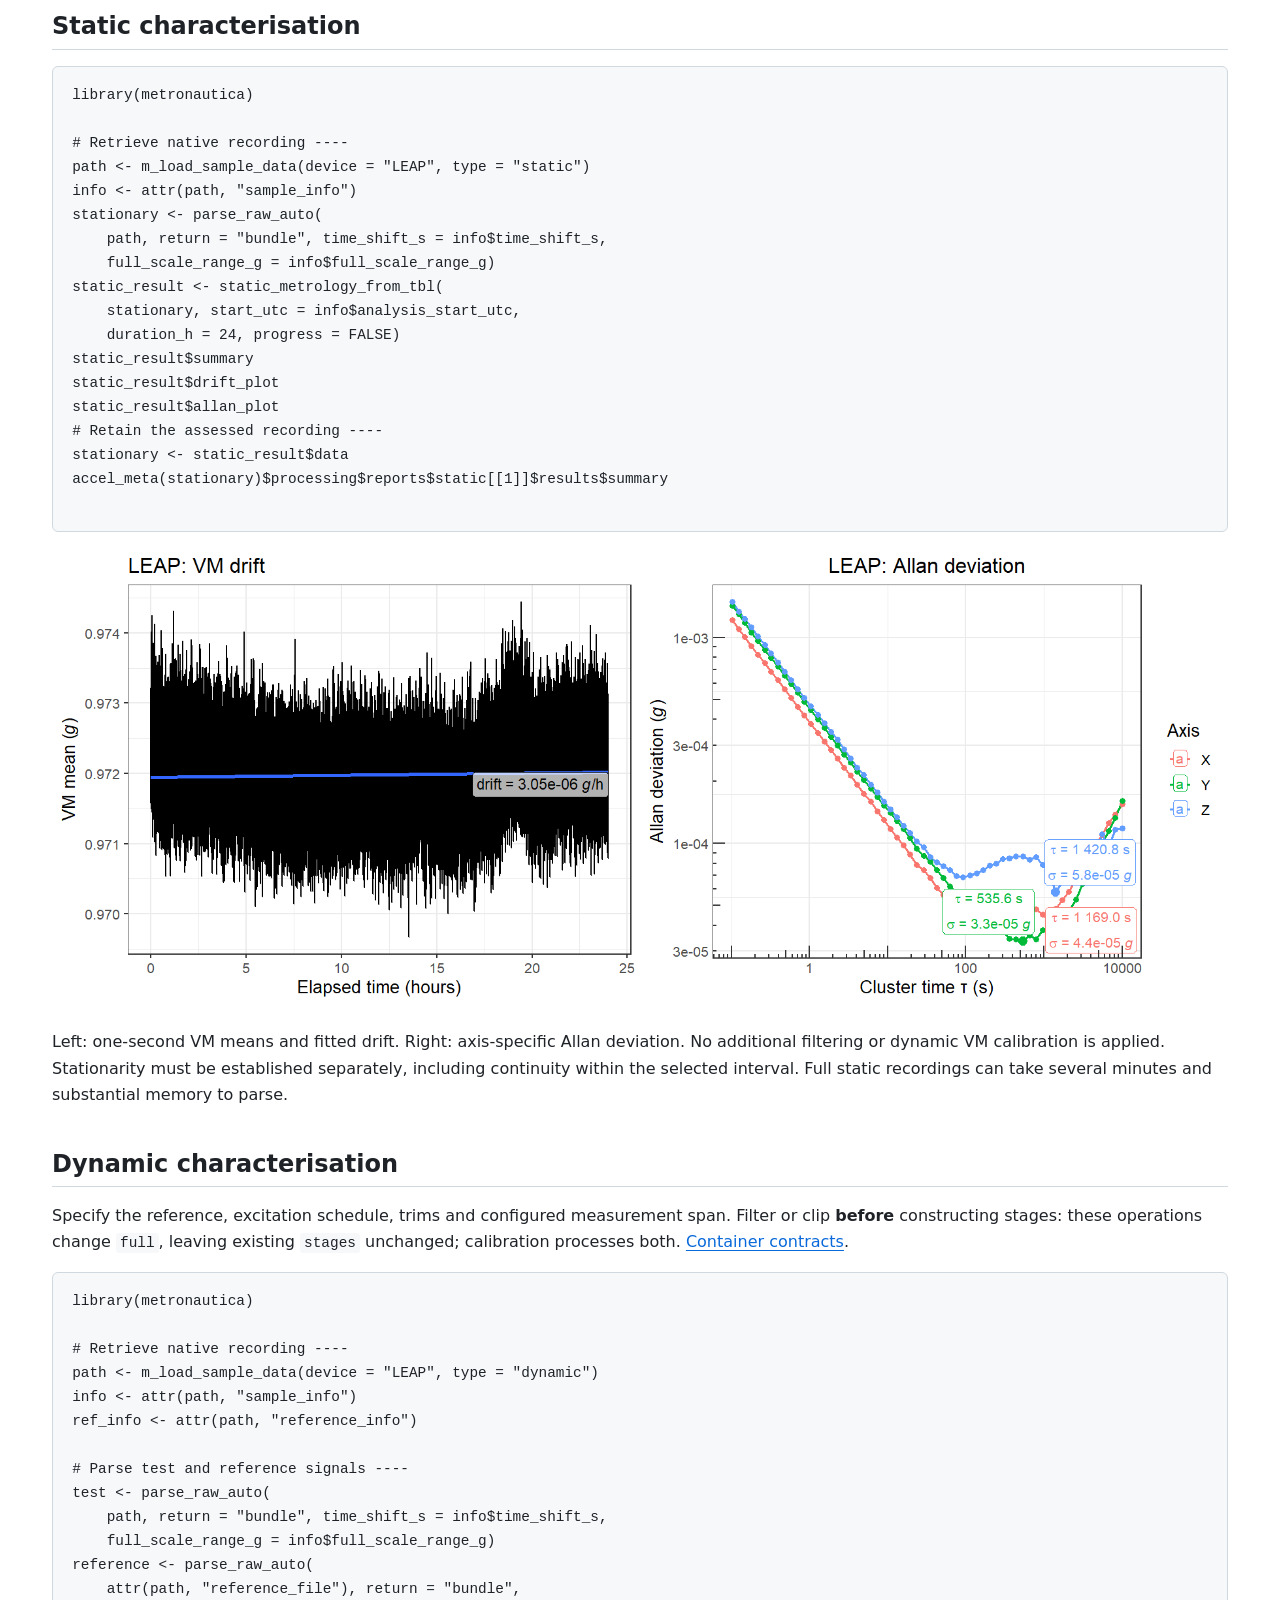
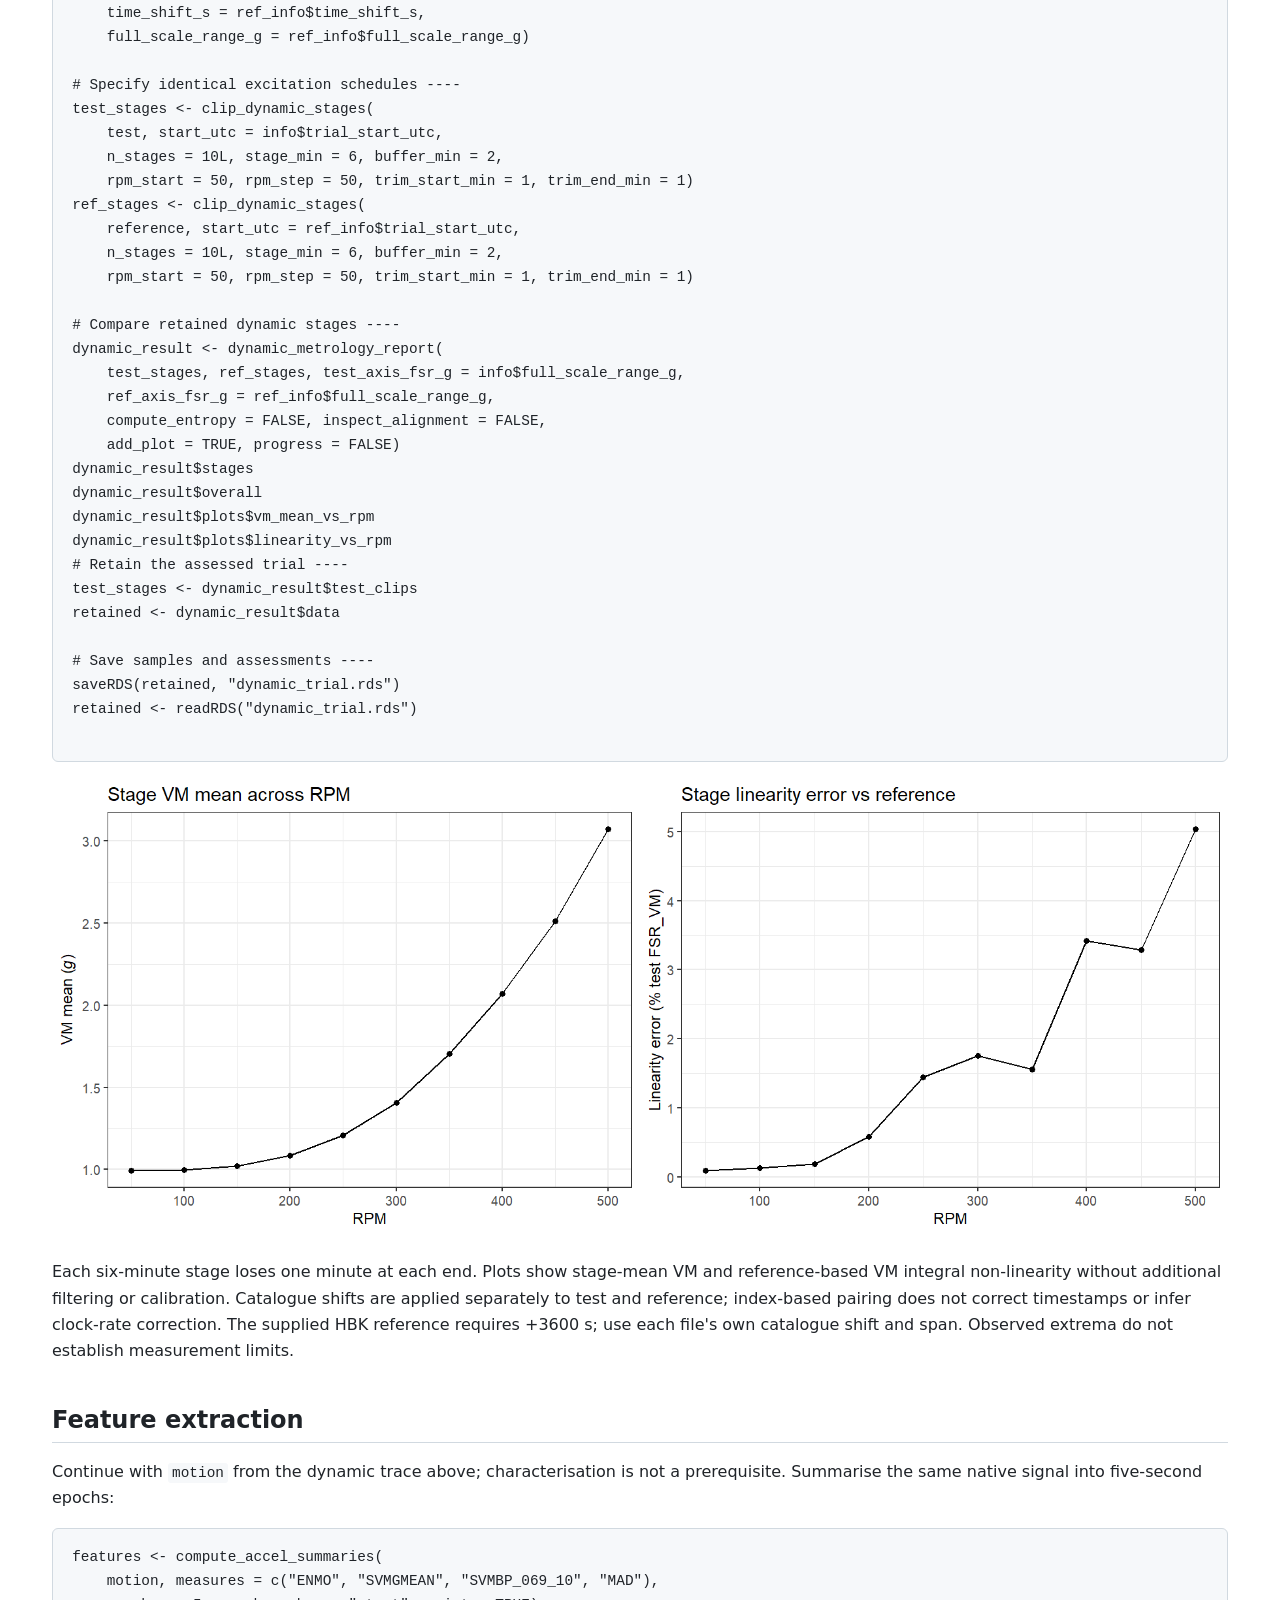
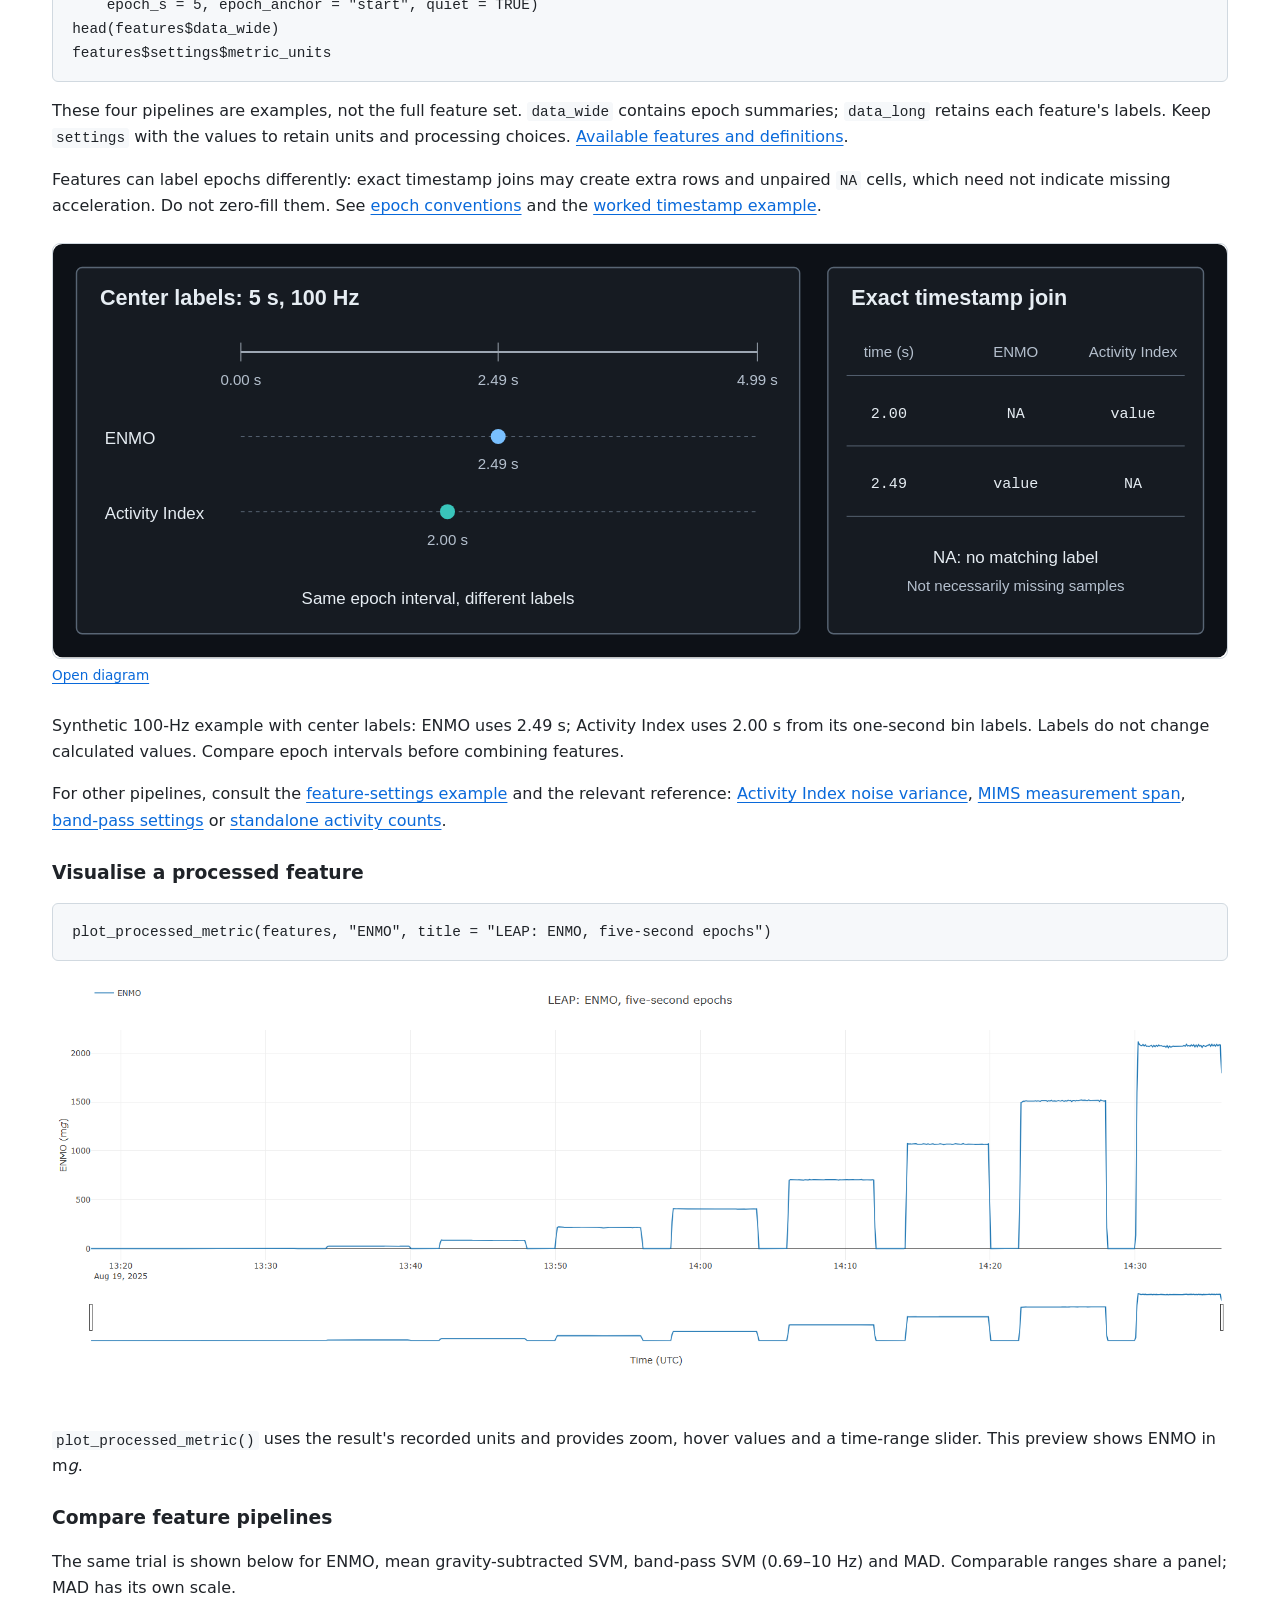
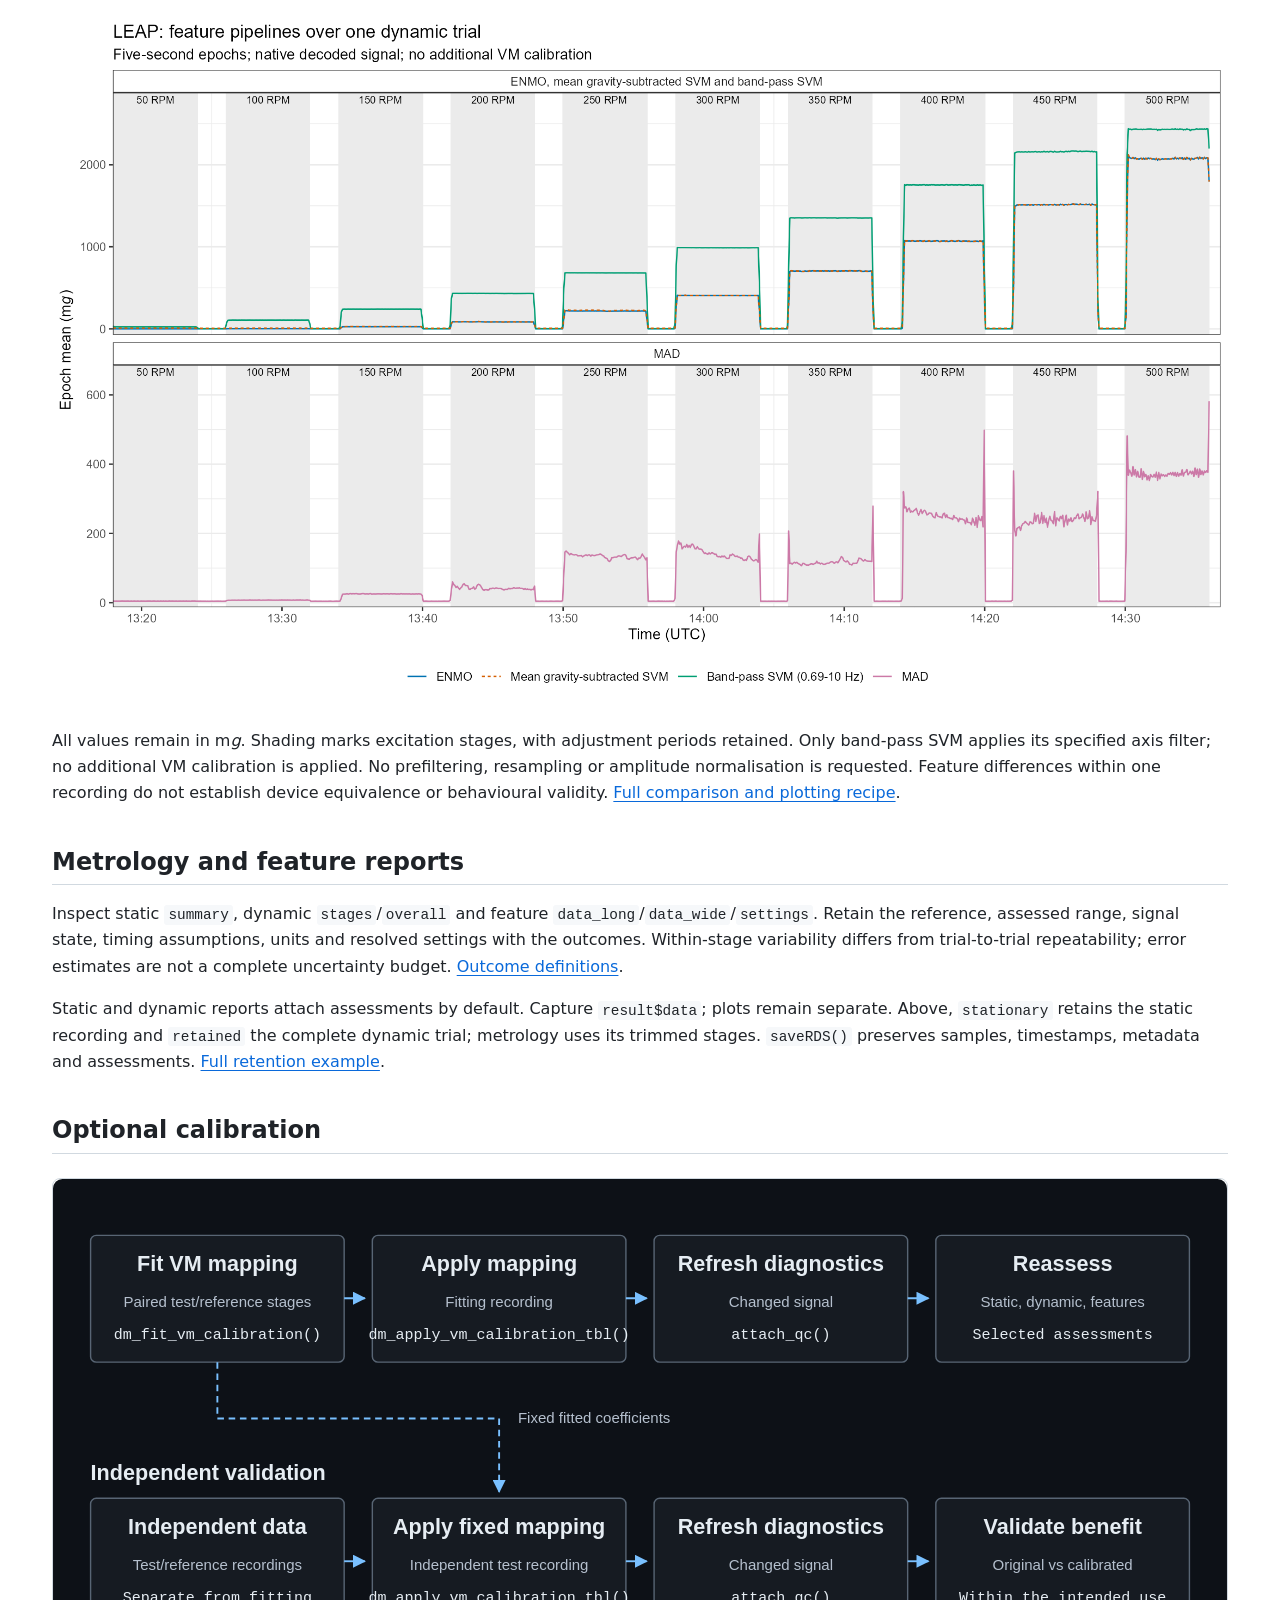
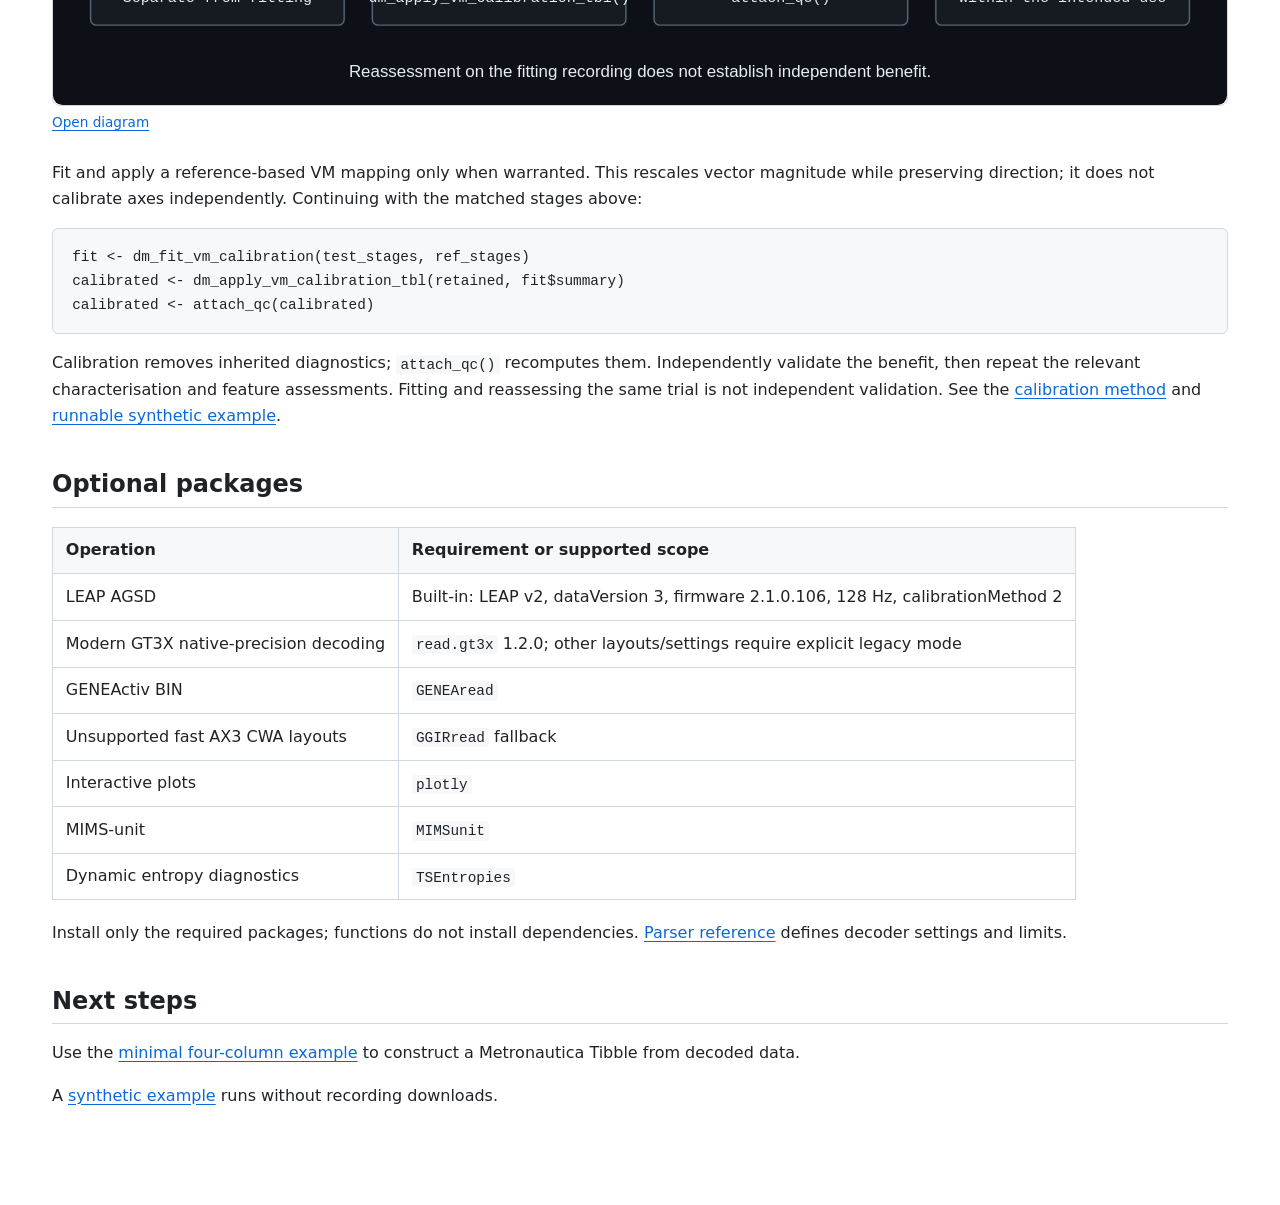
<file: docs/getting-started.html>
<!doctype html><html lang="en-GB"><head><meta charset="utf-8"><meta name="viewport" content="width=device-width, initial-scale=1"><title>Getting started | Metronautica</title><link rel="stylesheet" href="assets/reference.css"></head><body><nav class="site-nav" aria-label="Documentation"><a href="index.html">Workflow</a><a href="getting-started.html">Getting started</a><a href="metronautica-tibble.html">Metronautica Tibble</a><a href="reference.html">Function reference</a><a href="metronautica-reference.pdf">PDF</a><a href="https://github.com/miltheo/metronautica">GitHub</a></nav><main class="guide"><p><a name="getting-started"></a></p>
<h1>Getting started</h1>
<p>Follow the <a href="index.html#installation">installation instructions</a>. Signal plots
require <code>plotly</code>: install it with <code>install.packages(&quot;plotly&quot;)</code>.</p>
<p><a href="#your-own-recording">Recording and trace</a> →
<a href="#inspect-data-and-diagnostics">Diagnostics</a> →
<a href="#static-characterisation">Static</a> → <a href="#dynamic-characterisation">Dynamic</a> →
<a href="#feature-extraction">Features</a> → <a href="#metrology-and-feature-reports">Reports</a>.
Stages can run independently; <a href="#optional-calibration">optional calibration</a>
returns to diagnostics and reassessment.</p>
<p><a name="your-own-recording"></a></p>
<h2>Your own recording</h2>
<pre><code class="language-r">library(metronautica)
accel &lt;- parse_raw_auto(&quot;path/to/recording.agsd&quot;, qc = TRUE)
plot_accel_clip(accel, include_vm = TRUE, title = &quot;Recorded acceleration&quot;)
</code></pre>
<p>Use any <a href="index.html#native-recordings">supported native format</a>. Inspect the
axes and vector magnitude (VM) before selecting an assessment interval.
The plot supports zoom, hover values and a time-range slider.</p>
<p><a name="real-recording-examples"></a></p>
<h2>Real recording examples</h2>
<p>These examples use the LEAP static recording and ten-stage dynamic trial from
<a href="https://github.com/miltheo/wam/blob/main/samples/README.md">WAM</a>. Clone or download
WAM, then select its included <code>samples/</code> directory:</p>
<pre><code class="language-r">options(metronautica.sample_dir = &quot;path/to/wam/samples&quot;)
</code></pre>
<p>The loader restores verified recordings under <code>metronautica-samples/</code>.
Both LEAP samples have a 16-<em>g</em> full-scale span (±8 <em>g</em>).
The <a href="reference.html#m_load_sample_data">loader reference</a> covers LEAP, AX3, SENS
and GENEActiv samples, remote configuration, checksums and overwrite handling.
No download URL is set by default. Dynamic retrieval includes the HBK reference
unless <code>include_reference = FALSE</code>.</p>
<p><a name="static-trace"></a></p>
<h3>Static trace</h3>
<!-- EXAMPLE:static_trace:start -->
<pre><code class="language-r">path &lt;- m_load_sample_data(&quot;LEAP&quot;, &quot;static&quot;)
stationary &lt;- parse_raw_auto(path, full_scale_range_g = 16)
segment &lt;- clip_bundle(stationary, start_time = attr(path, &quot;sample_info&quot;)$analysis_start_utc, duration_s = 10)
plot_accel_clip(segment, include_vm = TRUE, title = &quot;LEAP: 10-second static segment&quot;)
</code></pre>
<!-- EXAMPLE:static_trace:end -->
<p><img src="assets/examples/static-trace.png" alt="LEAP triaxial acceleration and VM over a 10-second static segment." /></p>
<p><a name="dynamic-trace"></a></p>
<h3>Dynamic trace</h3>
<!-- EXAMPLE:dynamic_trace:start -->
<pre><code class="language-r">path &lt;- m_load_sample_data(&quot;LEAP&quot;, &quot;dynamic&quot;, include_reference = FALSE)
motion &lt;- parse_raw_auto(path, full_scale_range_g = 16)
plot_accel_clip(motion, include_vm = TRUE, title = &quot;LEAP: ten-stage dynamic trial&quot;)
</code></pre>
<!-- EXAMPLE:dynamic_trace:end -->
<p><img src="assets/examples/dynamic-trace.png" alt="LEAP triaxial acceleration and VM across the ten-stage dynamic trial." /></p>
<p>These previews show the output of <code>plot_accel_clip()</code>; plots are interactive in
R. Long traces are thinned for display only. The retained signal is unchanged.</p>
<p><a name="metronautica-tibble"></a></p>
<p><a name="inspect-data-and-diagnostics"></a></p>
<h2>Inspect data and diagnostics</h2>
<p>Parsing returns a <a href="metronautica-tibble.html">Metronautica Tibble 0.1.0</a>:
<code>time</code> (<code>POSIXct</code>, UTC) and <code>ax_g</code>, <code>ay_g</code>, <code>az_g</code> (acceleration in <em>g</em>), in that
order. <a href="metronautica-tibble.html#structure">Structure diagram</a>. VM is calculated for plotting; it is not an additional required column.</p>
<!-- EXAMPLE:diagnostics:start -->
<pre><code class="language-r">head(motion, 3)
qc &lt;- accel_meta(motion)$processing$qc
qc[c(&quot;n_samples&quot;, &quot;median_dt_ms&quot;, &quot;near_limit_pct&quot;)]
</code></pre>
<!-- EXAMPLE:diagnostics:end -->
<!-- OUTPUT:trace:start -->
<p>First three parsed observations (display rounded to six decimals):</p>
<table>
<thead>
<tr>
<th><code>time</code> (UTC)</th>
<th align="right"><code>ax_g</code></th>
<th align="right"><code>ay_g</code></th>
<th align="right"><code>az_g</code></th>
</tr>
</thead>
<tbody>
<tr>
<td>2025-08-19 13:17:58.000</td>
<td align="right">-0.000520</td>
<td align="right">0.698169</td>
<td align="right">-0.703868</td>
</tr>
<tr>
<td>2025-08-19 13:17:58.007</td>
<td align="right">-0.000618</td>
<td align="right">0.694247</td>
<td align="right">-0.703865</td>
</tr>
<tr>
<td>2025-08-19 13:17:58.015</td>
<td align="right">-0.000318</td>
<td align="right">0.706009</td>
<td align="right">-0.699785</td>
</tr>
</tbody>
</table>
<p>Selected diagnostics for this recording:</p>
<table>
<thead>
<tr>
<th>Field</th>
<th align="right">Value</th>
</tr>
</thead>
<tbody>
<tr>
<td><code>n_samples</code></td>
<td align="right">599,552</td>
</tr>
<tr>
<td><code>median_dt_ms</code></td>
<td align="right">7.8125</td>
</tr>
<tr>
<td><code>near_limit_pct</code></td>
<td align="right">0.0000</td>
</tr>
</tbody>
</table>
<!-- OUTPUT:trace:end -->
<p>These example values describe the complete dynamic recording. Parsing attaches
<a href="reference.html#qc_accel_tbl--details"><code>primary-five</code> diagnostics</a> by default.
<code>as_accel_tbl()</code> does not; use <code>attach_qc()</code> to attach them to decoded tables.
Near-limit diagnostics require a known measurement range. Diagnostics describe
integrity and timing; they do not repair samples or establish measurement accuracy.
<code>clip_bundle()</code> removes inherited diagnostics; use <code>qc_accel_tbl(segment)</code> to
assess the selected static segment.</p>
<p>Choose either characterisation pathway below, or proceed directly to
<a href="#feature-extraction">feature extraction</a>. The example
settings describe these recordings; select intervals and schedules for your own
experiment. The static assessment uses 24 hours; the dynamic assessment uses
all ten stages and a separately parsed HBK reference.</p>
<p><a name="static-characterisation"></a></p>
<h2>Static characterisation</h2>
<!-- EXAMPLE:static:start -->
<pre><code class="language-r">library(metronautica)

# Retrieve native recording ----
path &lt;- m_load_sample_data(device = &quot;LEAP&quot;, type = &quot;static&quot;)
info &lt;- attr(path, &quot;sample_info&quot;)
stationary &lt;- parse_raw_auto(
    path, return = &quot;bundle&quot;, time_shift_s = info$time_shift_s,
    full_scale_range_g = info$full_scale_range_g)
static_result &lt;- static_metrology_from_tbl(
    stationary, start_utc = info$analysis_start_utc,
    duration_h = 24, progress = FALSE)
static_result$summary
static_result$drift_plot
static_result$allan_plot
# Retain the assessed recording ----
stationary &lt;- static_result$data
accel_meta(stationary)$processing$reports$static[[1]]$results$summary

</code></pre>
<!-- EXAMPLE:static:end -->
<p><img src="assets/examples/static-characterisation.png" alt="LEAP static example: signed VM drift over the selected 24 hours and axis-specific Allan deviation." /></p>
<p>Left: one-second VM means and fitted drift. Right: axis-specific Allan deviation.
No additional filtering or dynamic VM calibration is applied. Stationarity must
be established separately, including continuity within the selected interval.
Full static recordings can take several minutes and substantial memory to parse.</p>
<p><a name="dynamic-characterisation"></a></p>
<h2>Dynamic characterisation</h2>
<p>Specify the reference, excitation schedule, trims and configured measurement
span. Filter or clip <strong>before</strong> constructing stages: these operations change
<code>full</code>, leaving existing <code>stages</code> unchanged; calibration processes both.
<a href="reference.html#common-data-format--input-and-return-contracts">Container contracts</a>.</p>
<!-- EXAMPLE:dynamic:start -->
<pre><code class="language-r">library(metronautica)

# Retrieve native recording ----
path &lt;- m_load_sample_data(device = &quot;LEAP&quot;, type = &quot;dynamic&quot;)
info &lt;- attr(path, &quot;sample_info&quot;)
ref_info &lt;- attr(path, &quot;reference_info&quot;)

# Parse test and reference signals ----
test &lt;- parse_raw_auto(
    path, return = &quot;bundle&quot;, time_shift_s = info$time_shift_s,
    full_scale_range_g = info$full_scale_range_g)
reference &lt;- parse_raw_auto(
    attr(path, &quot;reference_file&quot;), return = &quot;bundle&quot;,
    time_shift_s = ref_info$time_shift_s,
    full_scale_range_g = ref_info$full_scale_range_g)

# Specify identical excitation schedules ----
test_stages &lt;- clip_dynamic_stages(
    test, start_utc = info$trial_start_utc,
    n_stages = 10L, stage_min = 6, buffer_min = 2,
    rpm_start = 50, rpm_step = 50, trim_start_min = 1, trim_end_min = 1)
ref_stages &lt;- clip_dynamic_stages(
    reference, start_utc = ref_info$trial_start_utc,
    n_stages = 10L, stage_min = 6, buffer_min = 2,
    rpm_start = 50, rpm_step = 50, trim_start_min = 1, trim_end_min = 1)

# Compare retained dynamic stages ----
dynamic_result &lt;- dynamic_metrology_report(
    test_stages, ref_stages, test_axis_fsr_g = info$full_scale_range_g,
    ref_axis_fsr_g = ref_info$full_scale_range_g,
    compute_entropy = FALSE, inspect_alignment = FALSE,
    add_plot = TRUE, progress = FALSE)
dynamic_result$stages
dynamic_result$overall
dynamic_result$plots$vm_mean_vs_rpm
dynamic_result$plots$linearity_vs_rpm
# Retain the assessed trial ----
test_stages &lt;- dynamic_result$test_clips
retained &lt;- dynamic_result$data

# Save samples and assessments ----
saveRDS(retained, &quot;dynamic_trial.rds&quot;)
retained &lt;- readRDS(&quot;dynamic_trial.rds&quot;)

</code></pre>
<!-- EXAMPLE:dynamic:end -->
<p><img src="assets/examples/dynamic-characterisation.png" alt="LEAP dynamic example: stage-mean VM and reference-based VM integral non-linearity across ten stages." /></p>
<p>Each six-minute stage loses one minute at each end. Plots show stage-mean VM
and reference-based VM integral non-linearity without additional filtering or
calibration. Catalogue shifts are applied separately to test and reference;
index-based pairing does not correct timestamps or infer clock-rate correction.
The supplied HBK reference requires +3600 s; use each file's own catalogue shift
and span. Observed extrema do not establish measurement limits.</p>
<p><a name="feature-extraction"></a></p>
<h2>Feature extraction</h2>
<p>Continue with <code>motion</code> from the dynamic trace above; characterisation is not a
prerequisite. Summarise the same native signal into five-second epochs:</p>
<!-- EXAMPLE:features:start -->
<pre><code class="language-r">features &lt;- compute_accel_summaries(
    motion, measures = c(&quot;ENMO&quot;, &quot;SVMGMEAN&quot;, &quot;SVMBP_069_10&quot;, &quot;MAD&quot;),
    epoch_s = 5, epoch_anchor = &quot;start&quot;, quiet = TRUE)
head(features$data_wide)
features$settings$metric_units
</code></pre>
<!-- EXAMPLE:features:end -->
<p>These four pipelines are examples, not the full feature set.
<code>data_wide</code> contains epoch summaries; <code>data_long</code> retains each feature's labels.
Keep <code>settings</code> with the values to retain units and processing choices.
<a href="reference.html#compute_accel_summaries">Available features and definitions</a>.</p>
<p>Features can label epochs differently: exact timestamp joins may create extra
rows and unpaired <code>NA</code> cells, which need not indicate missing acceleration.
Do not zero-fill them. See <a href="reference.html#compute_accel_summaries--epoch-timestamps-and-joins">epoch conventions</a>
and the <a href="https://github.com/miltheo/metronautica/blob/main/examples/offline_workflow.R">worked timestamp example</a>.</p>
<div class="visual-guide"><svg xmlns="http://www.w3.org/2000/svg" viewBox="0 0 1250 440" class="guide-diagram" role="group" aria-labelledby="epochs-title epochs-desc">
<title id="epochs-title">Epoch labels and exact joins</title><desc id="epochs-desc">Synthetic five-second, 100 Hz example. Center-labelled ENMO and Activity Index have different timestamps; an exact join retains unpaired NA cells.</desc>
<defs><marker id="epochs-arrow" viewBox="0 0 10 10" refX="9" refY="5" markerWidth="7" markerHeight="7" orient="auto-start-reverse"><path d="M0 0 L10 5 L0 10 Z" fill="#79c0ff"/></marker></defs>
<style>text{font-family:Arial,sans-serif;fill:#e6edf3}.heading{font-size:23px;font-weight:600}.body{font-size:18px}.small{font-size:16px;fill:#b5c0ce}.code{font-family:Consolas,monospace;font-size:16px}.frame{fill:#161b22;stroke:#586574;stroke-width:1.5}.optional{stroke-dasharray:7 5}.arrow{fill:none;stroke:#79c0ff;stroke-width:2;marker-end:url(#epochs-arrow)}.guide-node:focus{outline:none}.guide-node:hover text,.guide-node:focus text{fill:#79c0ff}.guide-node:hover .frame,.guide-node:focus .frame{stroke:#79c0ff;stroke-width:2.5}</style>
<rect width="1250" height="440" rx="10" fill="#0d1117"/>
<rect x="25" y="25" width="770" height="390" rx="6" class="frame"/><rect x="825" y="25" width="400" height="390" rx="6" class="frame"/><text x="50" y="65" class="heading" text-anchor="start">Center labels: 5 s, 100 Hz</text><text x="850" y="65" class="heading" text-anchor="start">Exact timestamp join</text><path d="M200 115 H750" stroke="#9da7b3" stroke-width="2"/><path d="M200 105 V125" stroke="#9da7b3"/><text x="200" y="150" class="small" text-anchor="middle">0.00 s</text><path d="M474 105 V125" stroke="#9da7b3"/><text x="474" y="150" class="small" text-anchor="middle">2.49 s</text><path d="M750 105 V125" stroke="#9da7b3"/><text x="750" y="150" class="small" text-anchor="middle">4.99 s</text><text x="55" y="213" class="body" text-anchor="start">ENMO</text><text x="55" y="293" class="body" text-anchor="start">Activity Index</text><path d="M200 205 H750" stroke="#586574" stroke-dasharray="4 4"/><path d="M200 285 H750" stroke="#586574" stroke-dasharray="4 4"/><g class="guide-node" tabindex="0" role="group" aria-label="At 100 Hz, the 500 observed samples run from 0.00 to 4.99 s. The center label selects observed sample 250, at 2.49 s."><title>At 100 Hz, the 500 observed samples run from 0.00 to 4.99 s. The center label selects observed sample 250, at 2.49 s.</title><circle cx="474" cy="205" r="8" fill="#79c0ff"/><text x="474" y="240" class="small" text-anchor="middle">2.49 s</text></g><g class="guide-node" tabindex="0" role="group" aria-label="Activity Index aggregates one-second values whose bin starts are 0, 1, 2, 3 and 4 s. Its center epoch label is 2.00 s."><title>Activity Index aggregates one-second values whose bin starts are 0, 1, 2, 3 and 4 s. Its center epoch label is 2.00 s.</title><circle cx="420" cy="285" r="8" fill="#39c5bb"/><text x="420" y="320" class="small" text-anchor="middle">2.00 s</text></g><text x="410" y="383" class="body" text-anchor="middle">Same epoch interval, different labels</text><text x="890" y="120" class="small" text-anchor="middle">time (s)</text><text x="1025" y="120" class="small" text-anchor="middle">ENMO</text><text x="1150" y="120" class="small" text-anchor="middle">Activity Index</text><path d="M845 140 H1205 M845 215 H1205 M845 290 H1205" stroke="#586574"/><text x="890" y="185" class="code" text-anchor="middle">2.00</text><text x="1025" y="185" class="code" text-anchor="middle">NA</text><text x="1150" y="185" class="code" text-anchor="middle">value</text><text x="890" y="260" class="code" text-anchor="middle">2.49</text><text x="1025" y="260" class="code" text-anchor="middle">value</text><text x="1150" y="260" class="code" text-anchor="middle">NA</text><text x="1025" y="340" class="body" text-anchor="middle">NA: no matching label</text><text x="1025" y="370" class="small" text-anchor="middle">Not necessarily missing samples</text>
</svg><a class="diagram-open" href="assets/guides/epoch-labels.svg">Open diagram</a></div>
<p>Synthetic 100-Hz example with center labels: ENMO uses 2.49 s; Activity Index uses
2.00 s from its one-second bin labels. Labels do not change calculated values.
Compare epoch intervals before combining features.</p>
<p>For other pipelines, consult the <a href="https://github.com/miltheo/metronautica/blob/main/examples/feature_settings.R">feature-settings example</a>
and the relevant reference: <a href="reference.html#accel_metric_ai">Activity Index noise variance</a>,
<a href="reference.html#accel_metric_mims">MIMS measurement span</a>,
<a href="reference.html#accel_metric_svmbp">band-pass settings</a> or
<a href="reference.html#accel_metric_agcounts">standalone activity counts</a>.</p>
<p><a name="visualise-a-processed-feature"></a></p>
<h3>Visualise a processed feature</h3>
<!-- EXAMPLE:processed_trace:start -->
<pre><code class="language-r">plot_processed_metric(features, &quot;ENMO&quot;, title = &quot;LEAP: ENMO, five-second epochs&quot;)
</code></pre>
<!-- EXAMPLE:processed_trace:end -->
<p><img src="assets/examples/processed-trace.png" alt="Five-second ENMO epochs over the same LEAP dynamic recording." /></p>
<p><code>plot_processed_metric()</code> uses the result's recorded units and provides zoom,
hover values and a time-range slider. This preview shows ENMO in m<em>g</em>.</p>
<p><a name="compare-feature-pipelines"></a></p>
<h3>Compare feature pipelines</h3>
<p>The same trial is shown below for ENMO, mean gravity-subtracted SVM, band-pass
SVM (0.69–10 Hz) and MAD. Comparable ranges share a panel; MAD has its own scale.</p>
<p><img src="assets/examples/feature-comparison.png" alt="Four feature pipelines over the same LEAP dynamic trial, grouped by their observed ranges." /></p>
<p>All values remain in m<em>g</em>. Shading marks excitation stages, with adjustment
periods retained. Only band-pass SVM applies its specified axis filter; no
additional VM calibration is applied. No prefiltering, resampling or amplitude
normalisation is requested. Feature differences within one recording
do not establish device equivalence or behavioural validity.
<a href="https://github.com/miltheo/metronautica/blob/main/examples/feature_comparison.R">Full comparison and plotting recipe</a>.</p>
<p><a name="metrology-and-feature-reports"></a></p>
<h2>Metrology and feature reports</h2>
<p>Inspect static <code>summary</code>, dynamic <code>stages</code>/<code>overall</code> and feature
<code>data_long</code>/<code>data_wide</code>/<code>settings</code>. Retain the reference, assessed range, signal
state, timing assumptions, units and resolved settings with the outcomes.
Within-stage variability differs from trial-to-trial repeatability; error
estimates are not a complete uncertainty budget.
<a href="reference.html#measurement-definitions">Outcome definitions</a>.</p>
<p>Static and dynamic reports attach assessments by default. Capture <code>result$data</code>;
plots remain separate. Above, <code>stationary</code> retains the static recording and
<code>retained</code> the complete dynamic trial; metrology uses its trimmed stages.
<code>saveRDS()</code> preserves samples, timestamps, metadata and assessments.
<a href="https://github.com/miltheo/metronautica/blob/main/examples/data_contract.R">Full retention example</a>.</p>
<p><a name="optional-calibration"></a></p>
<h2>Optional calibration</h2>
<div class="visual-guide"><svg xmlns="http://www.w3.org/2000/svg" viewBox="0 0 1250 560" class="guide-diagram" role="group" aria-labelledby="calibration-title calibration-desc">
<title id="calibration-title">Calibration, diagnostics and independent validation</title><desc id="calibration-desc">Fit, apply, refresh diagnostics and reassess. A separate independent-data pathway applies the same fixed coefficients and checks benefit without refitting.</desc>
<defs><marker id="calibration-arrow" viewBox="0 0 10 10" refX="9" refY="5" markerWidth="7" markerHeight="7" orient="auto-start-reverse"><path d="M0 0 L10 5 L0 10 Z" fill="#79c0ff"/></marker></defs>
<style>text{font-family:Arial,sans-serif;fill:#e6edf3}.heading{font-size:23px;font-weight:600}.body{font-size:18px}.small{font-size:16px;fill:#b5c0ce}.code{font-family:Consolas,monospace;font-size:16px}.frame{fill:#161b22;stroke:#586574;stroke-width:1.5}.optional{stroke-dasharray:7 5}.arrow{fill:none;stroke:#79c0ff;stroke-width:2;marker-end:url(#calibration-arrow)}.guide-node:focus{outline:none}.guide-node:hover text,.guide-node:focus text{fill:#79c0ff}.guide-node:hover .frame,.guide-node:focus .frame{stroke:#79c0ff;stroke-width:2.5}</style>
<rect width="1250" height="560" rx="10" fill="#0d1117"/>
<g class="guide-node" tabindex="0" role="group" aria-label="Fit reference-on-test VM coefficients from suitable paired stages."><title>Fit reference-on-test VM coefficients from suitable paired stages.</title><rect x="40" y="60" width="270" height="135" rx="6" class="frame"/><text x="175" y="98" class="heading" text-anchor="middle">Fit VM mapping</text><text x="175" y="136" class="small" text-anchor="middle">Paired test/reference stages</text><text x="175" y="170" class="code" text-anchor="middle">dm_fit_vm_calibration()</text></g><g class="guide-node" tabindex="0" role="group" aria-label="Apply the fitted scalar VM mapping, preserving vector direction. Inherited diagnostics are invalidated."><title>Apply the fitted scalar VM mapping, preserving vector direction. Inherited diagnostics are invalidated.</title><rect x="340" y="60" width="270" height="135" rx="6" class="frame"/><text x="475" y="98" class="heading" text-anchor="middle">Apply mapping</text><text x="475" y="136" class="small" text-anchor="middle">Fitting recording</text><text x="475" y="170" class="code" text-anchor="middle">dm_apply_vm_calibration_tbl()</text></g><g class="guide-node" tabindex="0" role="group" aria-label="Recompute primary-five diagnostics for the calibrated recording."><title>Recompute primary-five diagnostics for the calibrated recording.</title><rect x="640" y="60" width="270" height="135" rx="6" class="frame"/><text x="775" y="98" class="heading" text-anchor="middle">Refresh diagnostics</text><text x="775" y="136" class="small" text-anchor="middle">Changed signal</text><text x="775" y="170" class="code" text-anchor="middle">attach_qc()</text></g><g class="guide-node" tabindex="0" role="group" aria-label="Compare relevant outcomes on the original and calibrated fitting recording; this is not independent validation."><title>Compare relevant outcomes on the original and calibrated fitting recording; this is not independent validation.</title><rect x="940" y="60" width="270" height="135" rx="6" class="frame"/><text x="1075" y="98" class="heading" text-anchor="middle">Reassess</text><text x="1075" y="136" class="small" text-anchor="middle">Static, dynamic, features</text><text x="1075" y="170" class="code" text-anchor="middle">Selected assessments</text></g><path d="M310 127 H332" class="arrow"/><path d="M610 127 H632" class="arrow"/><path d="M910 127 H932" class="arrow"/><g class="guide-node" tabindex="0" role="group" aria-label="Use independent recordings to assess whether fixed fitted coefficients improve the intended measurement outcomes."><title>Use independent recordings to assess whether fixed fitted coefficients improve the intended measurement outcomes.</title><rect x="40" y="340" width="270" height="135" rx="6" class="frame"/><text x="175" y="378" class="heading" text-anchor="middle">Independent data</text><text x="175" y="416" class="small" text-anchor="middle">Test/reference recordings</text><text x="175" y="450" class="code" text-anchor="middle">Separate from fitting</text></g><g class="guide-node" tabindex="0" role="group" aria-label="Apply the same fitted coefficients without refitting on the independent recordings."><title>Apply the same fitted coefficients without refitting on the independent recordings.</title><rect x="340" y="340" width="270" height="135" rx="6" class="frame"/><text x="475" y="378" class="heading" text-anchor="middle">Apply fixed mapping</text><text x="475" y="416" class="small" text-anchor="middle">Independent test recording</text><text x="475" y="450" class="code" text-anchor="middle">dm_apply_vm_calibration_tbl()</text></g><g class="guide-node" tabindex="0" role="group" aria-label="Recompute diagnostics for the independently calibrated recording."><title>Recompute diagnostics for the independently calibrated recording.</title><rect x="640" y="340" width="270" height="135" rx="6" class="frame"/><text x="775" y="378" class="heading" text-anchor="middle">Refresh diagnostics</text><text x="775" y="416" class="small" text-anchor="middle">Changed signal</text><text x="775" y="450" class="code" text-anchor="middle">attach_qc()</text></g><g class="guide-node" tabindex="0" role="group" aria-label="Compare errors and response against the independent reference within the intended range and processing pipeline."><title>Compare errors and response against the independent reference within the intended range and processing pipeline.</title><rect x="940" y="340" width="270" height="135" rx="6" class="frame"/><text x="1075" y="378" class="heading" text-anchor="middle">Validate benefit</text><text x="1075" y="416" class="small" text-anchor="middle">Original vs calibrated</text><text x="1075" y="450" class="code" text-anchor="middle">Within the intended use</text></g><path d="M310 407 H332" class="arrow"/><path d="M610 407 H632" class="arrow"/><path d="M910 407 H932" class="arrow"/><path d="M175 195 V255 H475 V333" class="arrow" stroke-dasharray="7 5"/><text x="495" y="260" class="small" text-anchor="start">Fixed fitted coefficients</text><text x="40" y="320" class="heading" text-anchor="start">Independent validation</text><text x="625" y="530" class="body" text-anchor="middle">Reassessment on the fitting recording does not establish independent benefit.</text>
</svg><a class="diagram-open" href="assets/guides/calibration-validation.svg">Open diagram</a></div>
<p>Fit and apply a reference-based VM mapping only when warranted. This rescales
vector magnitude while preserving direction; it does not calibrate axes
independently. Continuing with the matched stages above:</p>
<pre><code class="language-r">fit &lt;- dm_fit_vm_calibration(test_stages, ref_stages)
calibrated &lt;- dm_apply_vm_calibration_tbl(retained, fit$summary)
calibrated &lt;- attach_qc(calibrated)
</code></pre>
<p>Calibration removes inherited diagnostics; <code>attach_qc()</code> recomputes them.
Independently validate the benefit, then repeat the relevant characterisation
and feature assessments. Fitting and reassessing the same trial is not
independent validation. See the <a href="reference.html#dm_fit_vm_calibration">calibration method</a>
and <a href="https://github.com/miltheo/metronautica/blob/main/examples/calibration.R">runnable synthetic example</a>.</p>
<p><a name="optional-packages"></a></p>
<h2>Optional packages</h2>
<table>
<thead>
<tr>
<th>Operation</th>
<th>Requirement or supported scope</th>
</tr>
</thead>
<tbody>
<tr>
<td>LEAP AGSD</td>
<td>Built-in: LEAP v2, dataVersion 3, firmware 2.1.0.106, 128 Hz, calibrationMethod 2</td>
</tr>
<tr>
<td>Modern GT3X native-precision decoding</td>
<td><code>read.gt3x</code> 1.2.0; other layouts/settings require explicit legacy mode</td>
</tr>
<tr>
<td>GENEActiv BIN</td>
<td><code>GENEAread</code></td>
</tr>
<tr>
<td>Unsupported fast AX3 CWA layouts</td>
<td><code>GGIRread</code> fallback</td>
</tr>
<tr>
<td>Interactive plots</td>
<td><code>plotly</code></td>
</tr>
<tr>
<td>MIMS-unit</td>
<td><code>MIMSunit</code></td>
</tr>
<tr>
<td>Dynamic entropy diagnostics</td>
<td><code>TSEntropies</code></td>
</tr>
</tbody>
</table>
<p>Install only the required packages; functions do not install dependencies.
<a href="reference.html#parse_raw_auto">Parser reference</a> defines decoder settings and limits.</p>
<p><a name="next-steps"></a></p>
<h2>Next steps</h2>
<p>Use the <a href="https://github.com/miltheo/metronautica/blob/main/examples/tibble_minimal.R">minimal four-column example</a> to construct
a Metronautica Tibble from decoded data.</p>
<p><a name="offline-example"></a></p>
<p>A <a href="https://github.com/miltheo/metronautica/blob/main/examples/offline_workflow.R">synthetic example</a> runs without recording downloads.</p>
</main></body></html>
</file>
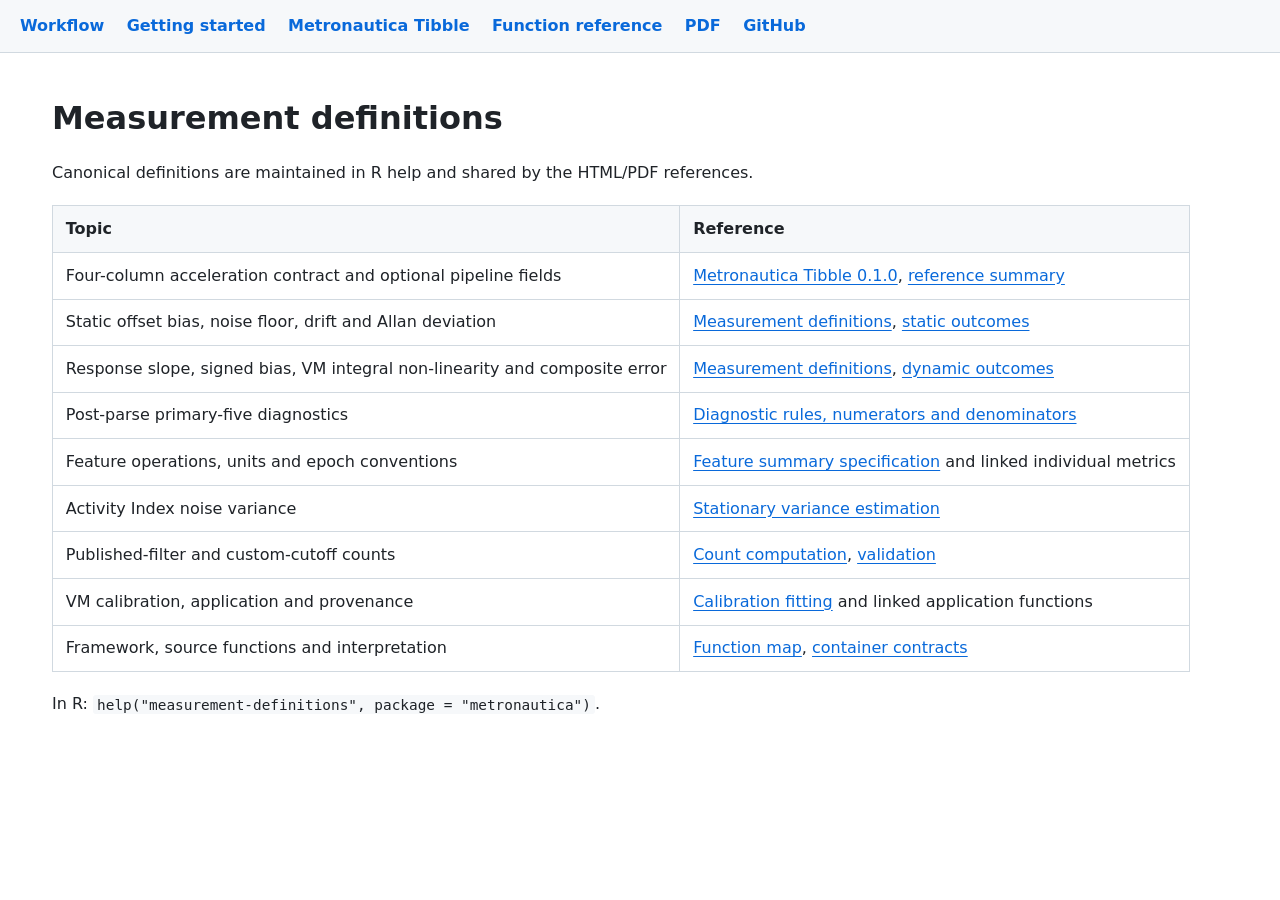
<file: docs/measurement-definitions.html>
<!doctype html><html lang="en-GB"><head><meta charset="utf-8"><meta name="viewport" content="width=device-width, initial-scale=1"><title>Measurement definitions | Metronautica</title><link rel="stylesheet" href="assets/reference.css"></head><body><nav class="site-nav" aria-label="Documentation"><a href="index.html">Workflow</a><a href="getting-started.html">Getting started</a><a href="metronautica-tibble.html">Metronautica Tibble</a><a href="reference.html">Function reference</a><a href="metronautica-reference.pdf">PDF</a><a href="https://github.com/miltheo/metronautica">GitHub</a></nav><main class="guide"><p><a name="measurement-definitions"></a></p>
<h1>Measurement definitions</h1>
<p>Canonical definitions are maintained in R help and shared by the HTML/PDF references.</p>
<table>
<thead>
<tr>
<th>Topic</th>
<th>Reference</th>
</tr>
</thead>
<tbody>
<tr>
<td>Four-column acceleration contract and optional pipeline fields</td>
<td><a href="metronautica-tibble.html">Metronautica Tibble 0.1.0</a>, <a href="reference.html#common-data-format">reference summary</a></td>
</tr>
<tr>
<td>Static offset bias, noise floor, drift and Allan deviation</td>
<td><a href="reference.html#measurement-definitions">Measurement definitions</a>, <a href="reference.html#static_metrology_from_tbl">static outcomes</a></td>
</tr>
<tr>
<td>Response slope, signed bias, VM integral non-linearity and composite error</td>
<td><a href="reference.html#measurement-definitions">Measurement definitions</a>, <a href="reference.html#dynamic_metrology_report">dynamic outcomes</a></td>
</tr>
<tr>
<td>Post-parse primary-five diagnostics</td>
<td><a href="reference.html#qc_accel_tbl">Diagnostic rules, numerators and denominators</a></td>
</tr>
<tr>
<td>Feature operations, units and epoch conventions</td>
<td><a href="reference.html#compute_accel_summaries">Feature summary specification</a> and linked individual metrics</td>
</tr>
<tr>
<td>Activity Index noise variance</td>
<td><a href="reference.html#compute_ai_noise_var_from_static">Stationary variance estimation</a></td>
</tr>
<tr>
<td>Published-filter and custom-cutoff counts</td>
<td><a href="reference.html#accel_metric_agcounts">Count computation</a>, <a href="activity-counts.html">validation</a></td>
</tr>
<tr>
<td>VM calibration, application and provenance</td>
<td><a href="reference.html#dm_fit_vm_calibration">Calibration fitting</a> and linked application functions</td>
</tr>
<tr>
<td>Framework, source functions and interpretation</td>
<td><a href="index.html#function-map">Function map</a>, <a href="reference.html#common-data-format--input-and-return-contracts">container contracts</a></td>
</tr>
</tbody>
</table>
<p>In R: <code>help(&quot;measurement-definitions&quot;, package = &quot;metronautica&quot;)</code>.</p>
</main></body></html>
</file>
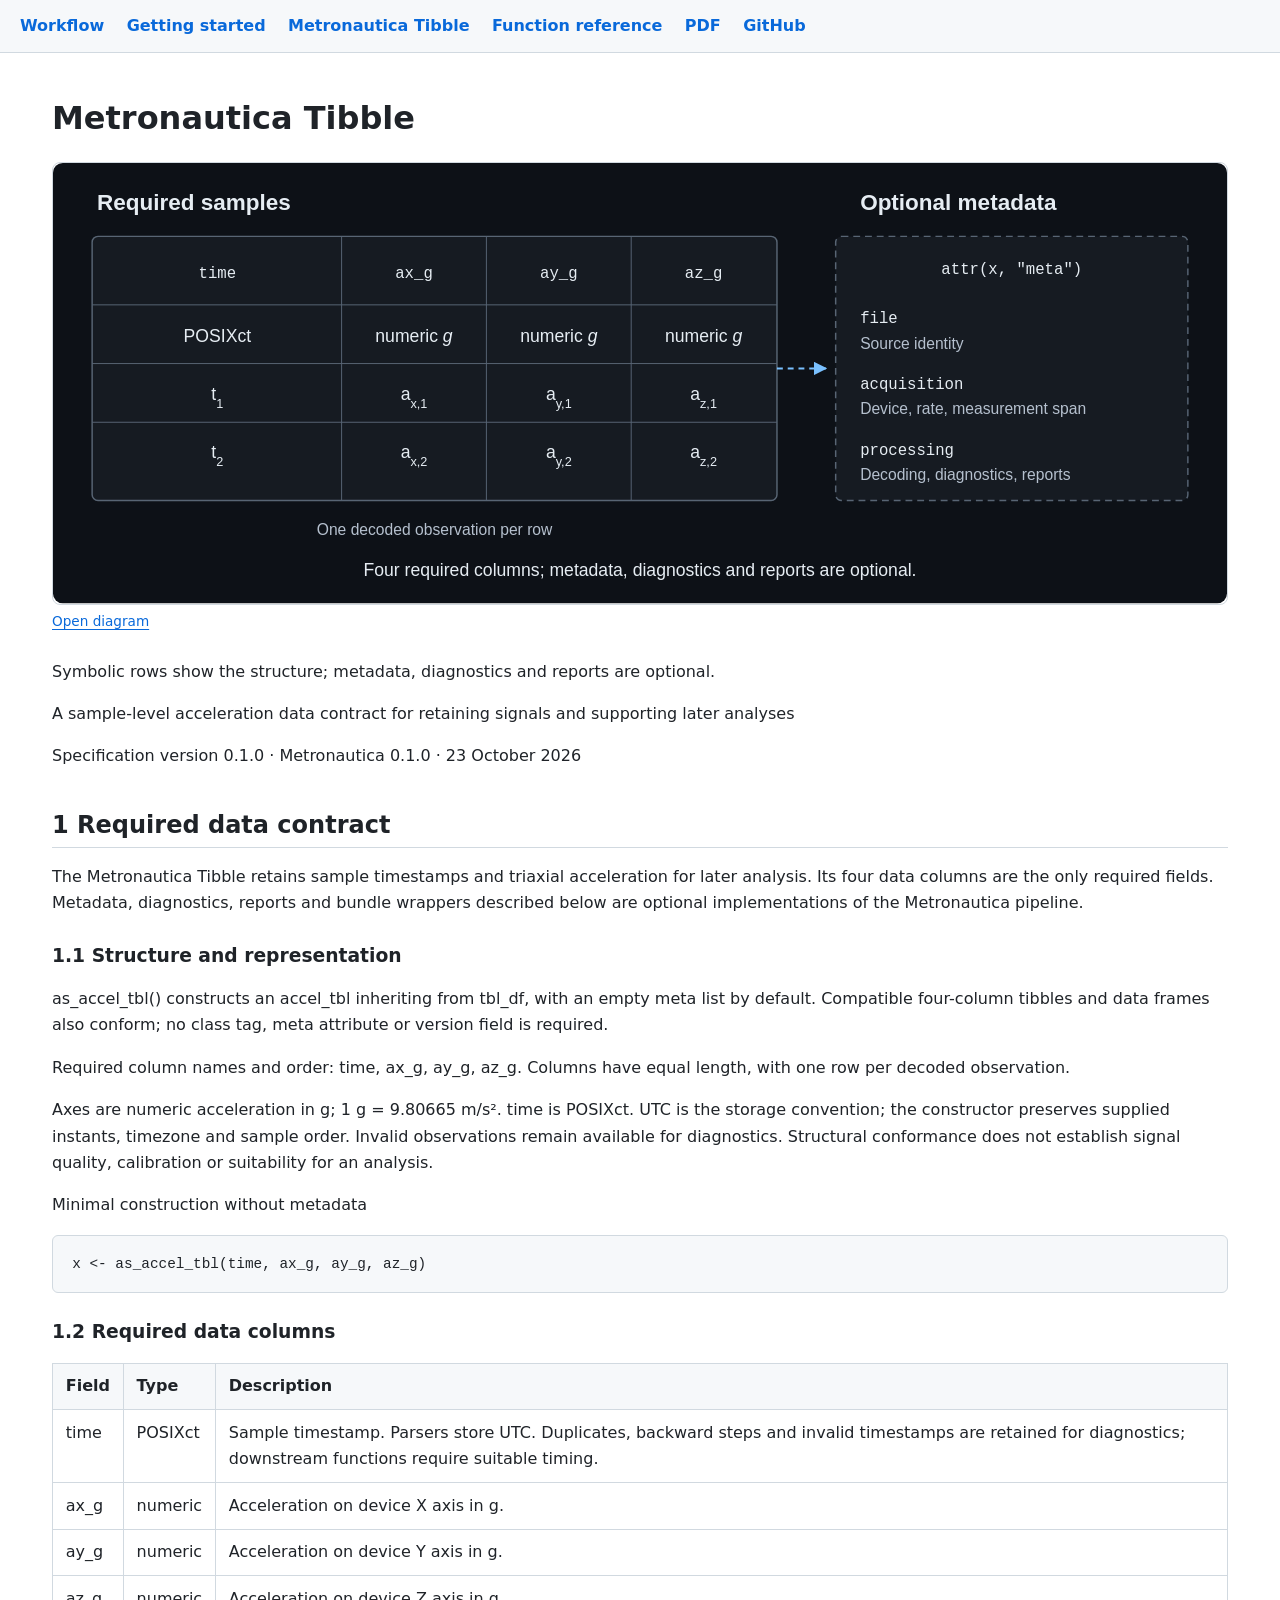
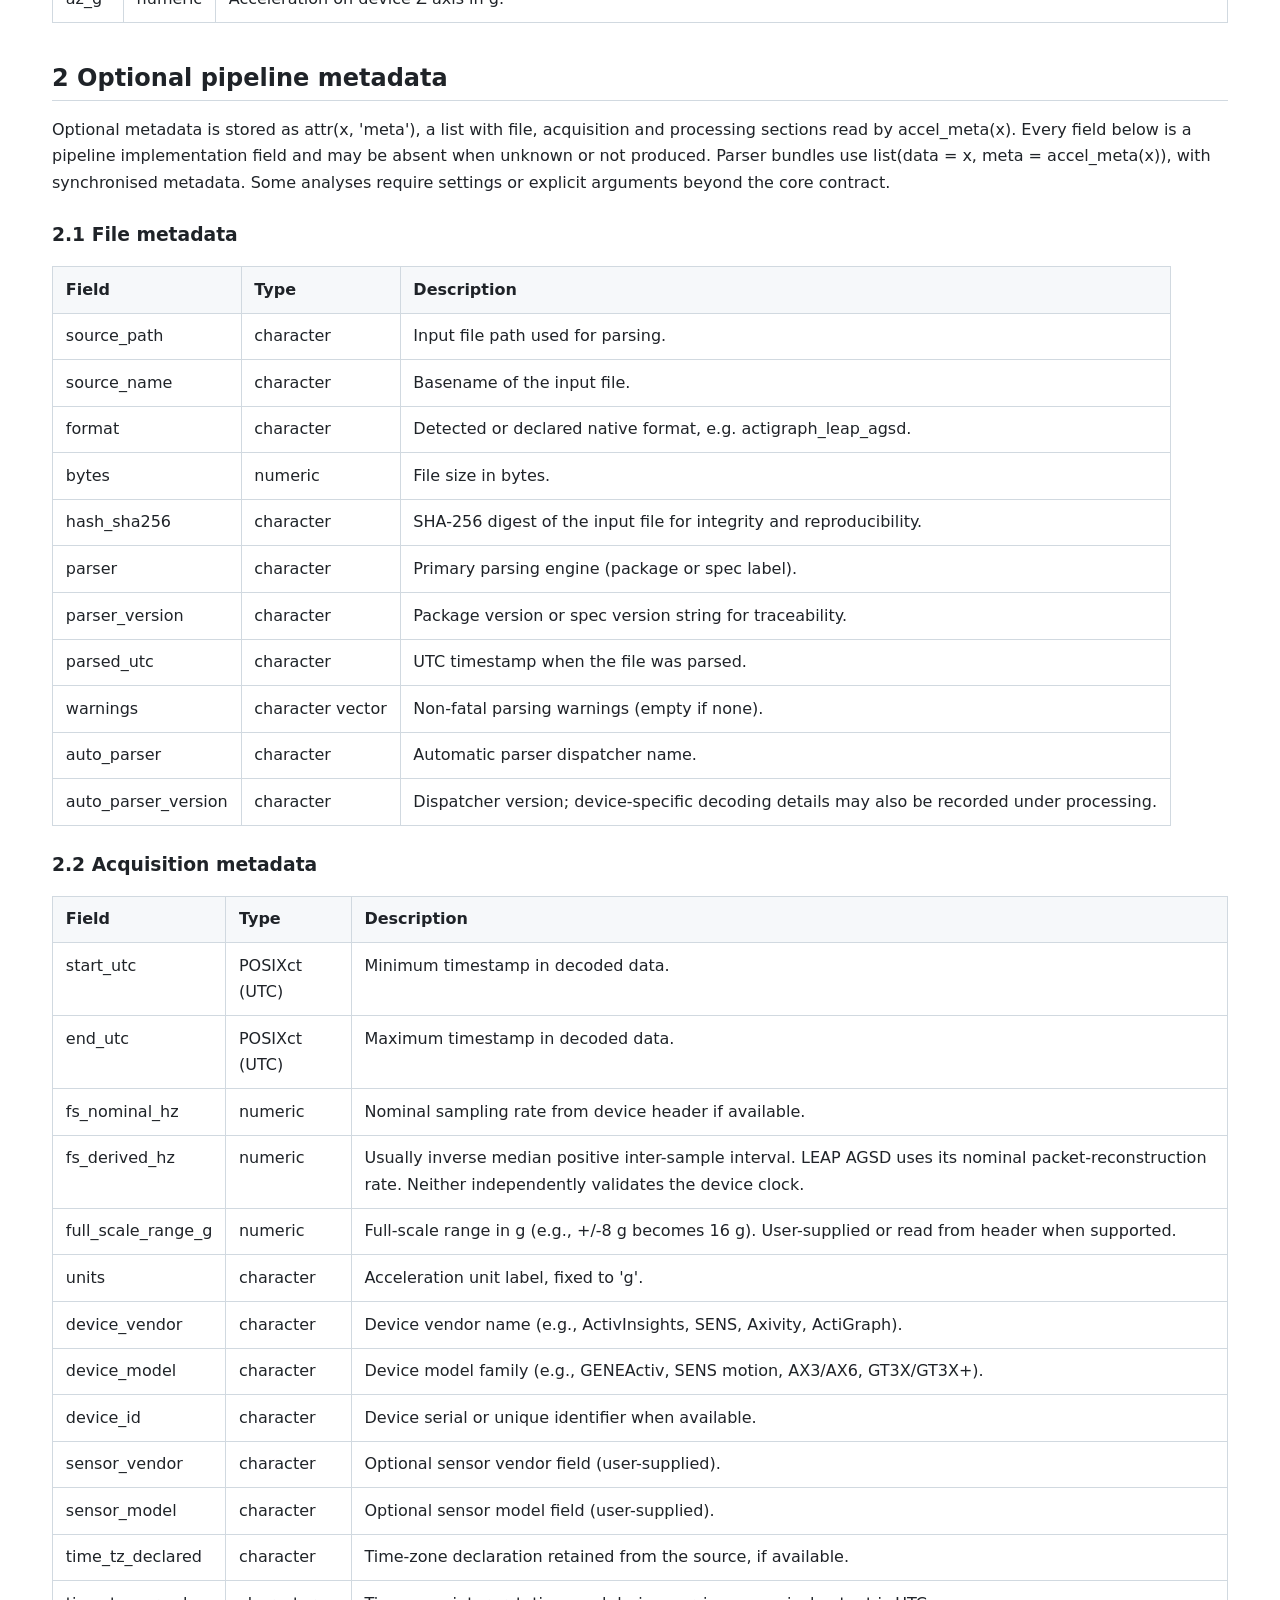
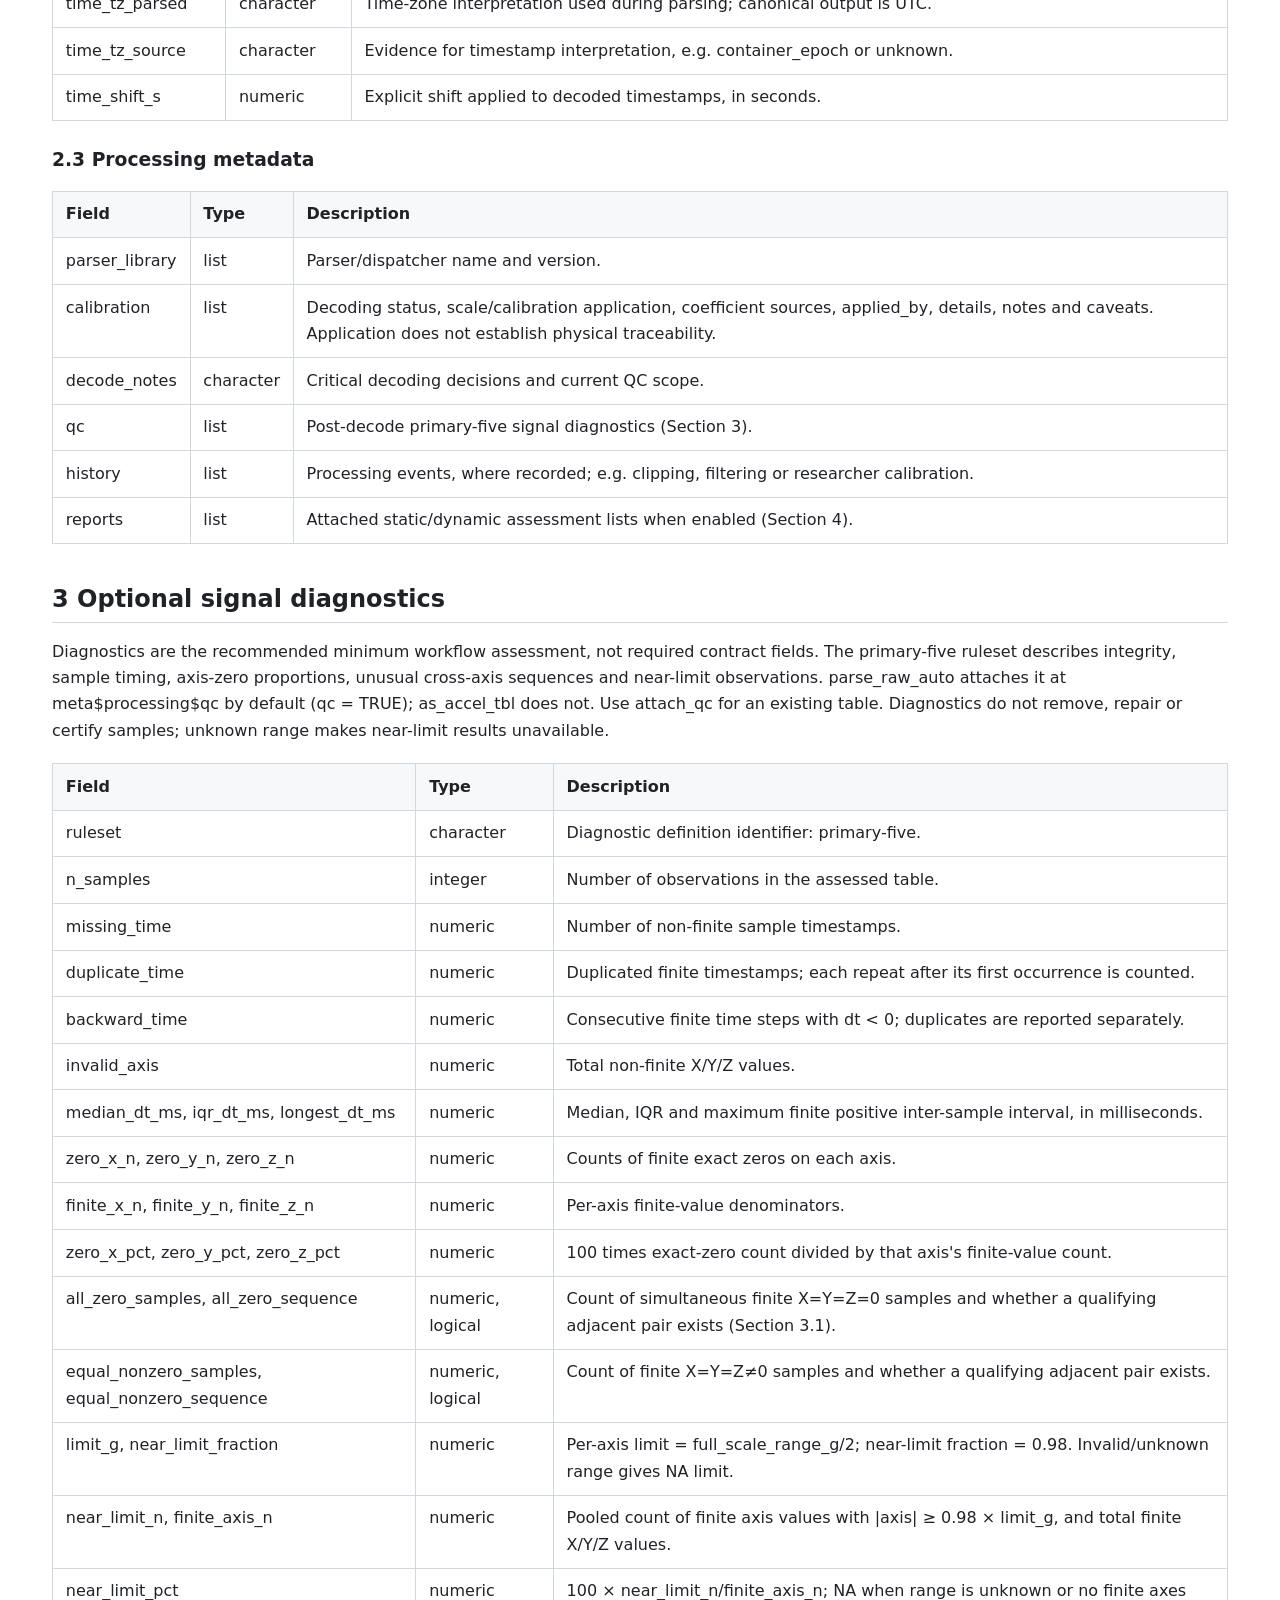
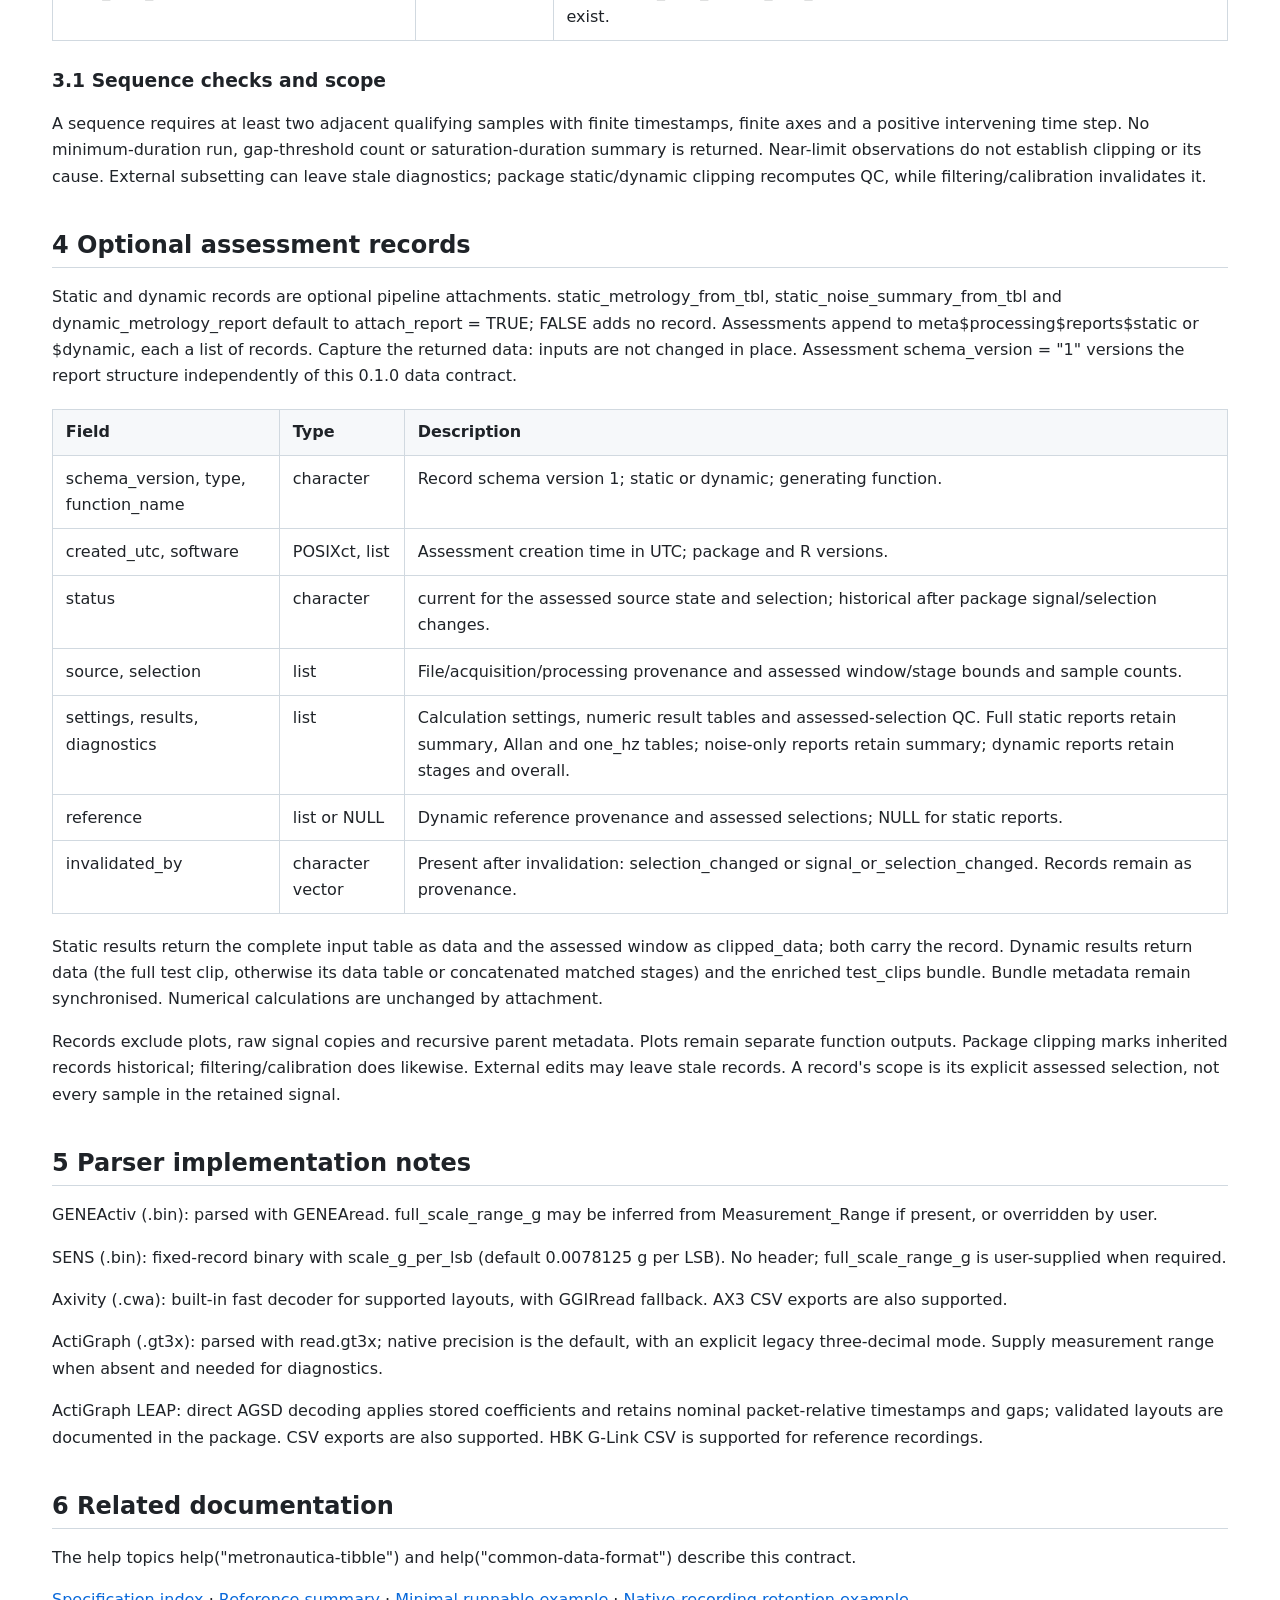
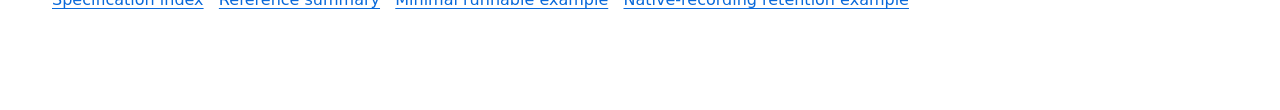
<file: docs/metronautica-tibble.html>
<!doctype html><html lang="en-GB"><head><meta charset="utf-8"><meta name="viewport" content="width=device-width, initial-scale=1"><title>Metronautica Tibble 0.1.0 | Metronautica</title><link rel="stylesheet" href="assets/reference.css"></head><body><nav class="site-nav" aria-label="Documentation"><a href="index.html">Workflow</a><a href="getting-started.html">Getting started</a><a href="metronautica-tibble.html">Metronautica Tibble</a><a href="reference.html">Function reference</a><a href="metronautica-reference.pdf">PDF</a><a href="https://github.com/miltheo/metronautica">GitHub</a></nav><main class="guide"><p><a name="metronautica-tibble"></a></p>
<h1>Metronautica Tibble</h1>
<p><a name="structure"></a></p>
<div class="visual-guide"><svg xmlns="http://www.w3.org/2000/svg" viewBox="0 0 1200 450" class="guide-diagram" role="group" aria-labelledby="tibble-title tibble-desc">
<title id="tibble-title">Metronautica Tibble structure</title><desc id="tibble-desc">Four required sample columns and optional file, acquisition and processing metadata. The symbolic rows illustrate structure, not measured values.</desc>
<defs><marker id="tibble-arrow" viewBox="0 0 10 10" refX="9" refY="5" markerWidth="7" markerHeight="7" orient="auto-start-reverse"><path d="M0 0 L10 5 L0 10 Z" fill="#79c0ff"/></marker></defs>
<style>text{font-family:Arial,sans-serif;fill:#e6edf3}.heading{font-size:23px;font-weight:600}.body{font-size:18px}.small{font-size:16px;fill:#b5c0ce}.code{font-family:Consolas,monospace;font-size:16px}.frame{fill:#161b22;stroke:#586574;stroke-width:1.5}.optional{stroke-dasharray:7 5}.arrow{fill:none;stroke:#79c0ff;stroke-width:2;marker-end:url(#tibble-arrow)}.guide-node:focus{outline:none}.guide-node:hover text,.guide-node:focus text{fill:#79c0ff}.guide-node:hover .frame,.guide-node:focus .frame{stroke:#79c0ff;stroke-width:2.5}</style>
<rect width="1200" height="450" rx="10" fill="#0d1117"/>
<text x="45" y="48" class="heading" text-anchor="start">Required samples</text><text x="825" y="48" class="heading" text-anchor="start">Optional metadata</text><rect x="40" y="75" width="700" height="270" rx="6" class="frame"/><path d="M295 75 V345" stroke="#586574"/><path d="M443 75 V345" stroke="#586574"/><path d="M591 75 V345" stroke="#586574"/><path d="M40 145 H740" stroke="#586574"/><path d="M40 205 H740" stroke="#586574"/><path d="M40 265 H740" stroke="#586574"/><text x="168" y="118" class="code" text-anchor="middle">time</text><text x="369" y="118" class="code" text-anchor="middle">ax_g</text><text x="517" y="118" class="code" text-anchor="middle">ay_g</text><text x="665" y="118" class="code" text-anchor="middle">az_g</text><g class="guide-node" tabindex="0" role="group" aria-label="Sample timestamp; UTC storage convention. Supplied instants and timezone are preserved by the constructor."><title>Sample timestamp; UTC storage convention. Supplied instants and timezone are preserved by the constructor.</title><text x="168" y="183" class="body" text-anchor="middle">POSIXct</text></g><g class="guide-node" tabindex="0" role="group" aria-label="Numeric acceleration on the device X axis, in g."><title>Numeric acceleration on the device X axis, in g.</title><text x="369" y="183" class="body" text-anchor="middle">numeric <tspan font-style="italic">g</tspan></text></g><g class="guide-node" tabindex="0" role="group" aria-label="Numeric acceleration on the device Y axis, in g."><title>Numeric acceleration on the device Y axis, in g.</title><text x="517" y="183" class="body" text-anchor="middle">numeric <tspan font-style="italic">g</tspan></text></g><g class="guide-node" tabindex="0" role="group" aria-label="Numeric acceleration on the device Z axis, in g."><title>Numeric acceleration on the device Z axis, in g.</title><text x="665" y="183" class="body" text-anchor="middle">numeric <tspan font-style="italic">g</tspan></text></g><text x="168" y="242" class="body" text-anchor="middle">t<tspan baseline-shift="sub" font-size="13">1</tspan></text><text x="369" y="242" class="body" text-anchor="middle">a<tspan baseline-shift="sub" font-size="13">x,1</tspan></text><text x="517" y="242" class="body" text-anchor="middle">a<tspan baseline-shift="sub" font-size="13">y,1</tspan></text><text x="665" y="242" class="body" text-anchor="middle">a<tspan baseline-shift="sub" font-size="13">z,1</tspan></text><text x="168" y="302" class="body" text-anchor="middle">t<tspan baseline-shift="sub" font-size="13">2</tspan></text><text x="369" y="302" class="body" text-anchor="middle">a<tspan baseline-shift="sub" font-size="13">x,2</tspan></text><text x="517" y="302" class="body" text-anchor="middle">a<tspan baseline-shift="sub" font-size="13">y,2</tspan></text><text x="665" y="302" class="body" text-anchor="middle">a<tspan baseline-shift="sub" font-size="13">z,2</tspan></text><text x="390" y="380" class="small" text-anchor="middle">One decoded observation per row</text><path d="M740 210 H790" class="arrow" stroke-dasharray="6 5"/><g class="guide-node" tabindex="0" role="group" aria-label="Optional metadata are stored in attr(x, &quot;meta&quot;). No metadata field is required for core conformance."><title>Optional metadata are stored in attr(x, &quot;meta&quot;). No metadata field is required for core conformance.</title><rect x="800" y="75" width="360" height="270" rx="6" class="frame optional"/><text x="980" y="113" class="code" text-anchor="middle">attr(x, "meta")</text></g><g class="guide-node" tabindex="0" role="group" aria-label="Source identity, format and decoding provenance."><title>Source identity, format and decoding provenance.</title><text x="825" y="164" class="code" text-anchor="start">file</text><text x="825" y="190" class="small" text-anchor="start">Source identity</text></g><g class="guide-node" tabindex="0" role="group" aria-label="Device identifiers, sampling-rate information and configured peak-to-peak axis span."><title>Device identifiers, sampling-rate information and configured peak-to-peak axis span.</title><text x="825" y="231" class="code" text-anchor="start">acquisition</text><text x="825" y="257" class="small" text-anchor="start">Device, rate, measurement span</text></g><g class="guide-node" tabindex="0" role="group" aria-label="Processing metadata may hold primary-five diagnostics, history and attached static/dynamic reports."><title>Processing metadata may hold primary-five diagnostics, history and attached static/dynamic reports.</title><text x="825" y="298" class="code" text-anchor="start">processing</text><text x="825" y="324" class="small" text-anchor="start">Decoding, diagnostics, reports</text></g><text x="600" y="422" class="body" text-anchor="middle">Four required columns; metadata, diagnostics and reports are optional.</text>
</svg><a class="diagram-open" href="assets/guides/tibble-structure.svg">Open diagram</a></div>
<p>Symbolic rows show the structure; metadata, diagnostics and reports are optional.</p>
<p>A sample-level acceleration data contract for retaining signals and supporting later analyses</p>
<p>Specification version 0.1.0 · Metronautica 0.1.0 · 23 October 2026</p>
<p><a name="1-required-data-contract"></a></p>
<h2>1 Required data contract</h2>
<p>The Metronautica Tibble retains sample timestamps and triaxial acceleration for later analysis. Its four data columns are the only required fields. Metadata, diagnostics, reports and bundle wrappers described below are optional implementations of the Metronautica pipeline.</p>
<p><a name="11-structure-and-representation"></a></p>
<h3>1.1 Structure and representation</h3>
<p>as_accel_tbl() constructs an accel_tbl inheriting from tbl_df, with an empty meta list by default. Compatible four-column tibbles and data frames also conform; no class tag, meta attribute or version field is required.</p>
<p>Required column names and order: time, ax_g, ay_g, az_g. Columns have equal length, with one row per decoded observation.</p>
<p>Axes are numeric acceleration in g; 1 g = 9.80665 m/s². time is POSIXct. UTC is the storage convention; the constructor preserves supplied instants, timezone and sample order. Invalid observations remain available for diagnostics. Structural conformance does not establish signal quality, calibration or suitability for an analysis.</p>
<p>Minimal construction without metadata</p>
<pre><code class="language-r">x &lt;- as_accel_tbl(time, ax_g, ay_g, az_g)
</code></pre>
<p><a name="12-required-data-columns"></a></p>
<h3>1.2 Required data columns</h3>
<table>
<thead>
<tr>
<th>Field</th>
<th>Type</th>
<th>Description</th>
</tr>
</thead>
<tbody>
<tr>
<td>time</td>
<td>POSIXct</td>
<td>Sample timestamp. Parsers store UTC. Duplicates, backward steps and invalid timestamps are retained for diagnostics; downstream functions require suitable timing.</td>
</tr>
<tr>
<td>ax_g</td>
<td>numeric</td>
<td>Acceleration on device X axis in g.</td>
</tr>
<tr>
<td>ay_g</td>
<td>numeric</td>
<td>Acceleration on device Y axis in g.</td>
</tr>
<tr>
<td>az_g</td>
<td>numeric</td>
<td>Acceleration on device Z axis in g.</td>
</tr>
</tbody>
</table>
<p><a name="2-optional-pipeline-metadata"></a></p>
<h2>2 Optional pipeline metadata</h2>
<p>Optional metadata is stored as attr(x, 'meta'), a list with file, acquisition and processing sections read by accel_meta(x). Every field below is a pipeline implementation field and may be absent when unknown or not produced. Parser bundles use list(data = x, meta = accel_meta(x)), with synchronised metadata. Some analyses require settings or explicit arguments beyond the core contract.</p>
<p><a name="21-file-metadata"></a></p>
<h3>2.1 File metadata</h3>
<table>
<thead>
<tr>
<th>Field</th>
<th>Type</th>
<th>Description</th>
</tr>
</thead>
<tbody>
<tr>
<td>source_path</td>
<td>character</td>
<td>Input file path used for parsing.</td>
</tr>
<tr>
<td>source_name</td>
<td>character</td>
<td>Basename of the input file.</td>
</tr>
<tr>
<td>format</td>
<td>character</td>
<td>Detected or declared native format, e.g. actigraph_leap_agsd.</td>
</tr>
<tr>
<td>bytes</td>
<td>numeric</td>
<td>File size in bytes.</td>
</tr>
<tr>
<td>hash_sha256</td>
<td>character</td>
<td>SHA-256 digest of the input file for integrity and reproducibility.</td>
</tr>
<tr>
<td>parser</td>
<td>character</td>
<td>Primary parsing engine (package or spec label).</td>
</tr>
<tr>
<td>parser_version</td>
<td>character</td>
<td>Package version or spec version string for traceability.</td>
</tr>
<tr>
<td>parsed_utc</td>
<td>character</td>
<td>UTC timestamp when the file was parsed.</td>
</tr>
<tr>
<td>warnings</td>
<td>character vector</td>
<td>Non-fatal parsing warnings (empty if none).</td>
</tr>
<tr>
<td>auto_parser</td>
<td>character</td>
<td>Automatic parser dispatcher name.</td>
</tr>
<tr>
<td>auto_parser_version</td>
<td>character</td>
<td>Dispatcher version; device-specific decoding details may also be recorded under processing.</td>
</tr>
</tbody>
</table>
<p><a name="22-acquisition-metadata"></a></p>
<h3>2.2 Acquisition metadata</h3>
<table>
<thead>
<tr>
<th>Field</th>
<th>Type</th>
<th>Description</th>
</tr>
</thead>
<tbody>
<tr>
<td>start_utc</td>
<td>POSIXct (UTC)</td>
<td>Minimum timestamp in decoded data.</td>
</tr>
<tr>
<td>end_utc</td>
<td>POSIXct (UTC)</td>
<td>Maximum timestamp in decoded data.</td>
</tr>
<tr>
<td>fs_nominal_hz</td>
<td>numeric</td>
<td>Nominal sampling rate from device header if available.</td>
</tr>
<tr>
<td>fs_derived_hz</td>
<td>numeric</td>
<td>Usually inverse median positive inter-sample interval. LEAP AGSD uses its nominal packet-reconstruction rate. Neither independently validates the device clock.</td>
</tr>
<tr>
<td>full_scale_range_g</td>
<td>numeric</td>
<td>Full-scale range in g (e.g., +/-8 g becomes 16 g). User-supplied or read from header when supported.</td>
</tr>
<tr>
<td>units</td>
<td>character</td>
<td>Acceleration unit label, fixed to 'g'.</td>
</tr>
<tr>
<td>device_vendor</td>
<td>character</td>
<td>Device vendor name (e.g., ActivInsights, SENS, Axivity, ActiGraph).</td>
</tr>
<tr>
<td>device_model</td>
<td>character</td>
<td>Device model family (e.g., GENEActiv, SENS motion, AX3/AX6, GT3X/GT3X+).</td>
</tr>
<tr>
<td>device_id</td>
<td>character</td>
<td>Device serial or unique identifier when available.</td>
</tr>
<tr>
<td>sensor_vendor</td>
<td>character</td>
<td>Optional sensor vendor field (user-supplied).</td>
</tr>
<tr>
<td>sensor_model</td>
<td>character</td>
<td>Optional sensor model field (user-supplied).</td>
</tr>
<tr>
<td>time_tz_declared</td>
<td>character</td>
<td>Time-zone declaration retained from the source, if available.</td>
</tr>
<tr>
<td>time_tz_parsed</td>
<td>character</td>
<td>Time-zone interpretation used during parsing; canonical output is UTC.</td>
</tr>
<tr>
<td>time_tz_source</td>
<td>character</td>
<td>Evidence for timestamp interpretation, e.g. container_epoch or unknown.</td>
</tr>
<tr>
<td>time_shift_s</td>
<td>numeric</td>
<td>Explicit shift applied to decoded timestamps, in seconds.</td>
</tr>
</tbody>
</table>
<p><a name="23-processing-metadata"></a></p>
<h3>2.3 Processing metadata</h3>
<table>
<thead>
<tr>
<th>Field</th>
<th>Type</th>
<th>Description</th>
</tr>
</thead>
<tbody>
<tr>
<td>parser_library</td>
<td>list</td>
<td>Parser/dispatcher name and version.</td>
</tr>
<tr>
<td>calibration</td>
<td>list</td>
<td>Decoding status, scale/calibration application, coefficient sources, applied_by, details, notes and caveats. Application does not establish physical traceability.</td>
</tr>
<tr>
<td>decode_notes</td>
<td>character</td>
<td>Critical decoding decisions and current QC scope.</td>
</tr>
<tr>
<td>qc</td>
<td>list</td>
<td>Post-decode primary-five signal diagnostics (Section 3).</td>
</tr>
<tr>
<td>history</td>
<td>list</td>
<td>Processing events, where recorded; e.g. clipping, filtering or researcher calibration.</td>
</tr>
<tr>
<td>reports</td>
<td>list</td>
<td>Attached static/dynamic assessment lists when enabled (Section 4).</td>
</tr>
</tbody>
</table>
<p><a name="3-optional-signal-diagnostics"></a></p>
<h2>3 Optional signal diagnostics</h2>
<p>Diagnostics are the recommended minimum workflow assessment, not required contract fields. The primary-five ruleset describes integrity, sample timing, axis-zero proportions, unusual cross-axis sequences and near-limit observations. parse_raw_auto attaches it at meta$processing$qc by default (qc = TRUE); as_accel_tbl does not. Use attach_qc for an existing table. Diagnostics do not remove, repair or certify samples; unknown range makes near-limit results unavailable.</p>
<table>
<thead>
<tr>
<th>Field</th>
<th>Type</th>
<th>Description</th>
</tr>
</thead>
<tbody>
<tr>
<td>ruleset</td>
<td>character</td>
<td>Diagnostic definition identifier: primary-five.</td>
</tr>
<tr>
<td>n_samples</td>
<td>integer</td>
<td>Number of observations in the assessed table.</td>
</tr>
<tr>
<td>missing_time</td>
<td>numeric</td>
<td>Number of non-finite sample timestamps.</td>
</tr>
<tr>
<td>duplicate_time</td>
<td>numeric</td>
<td>Duplicated finite timestamps; each repeat after its first occurrence is counted.</td>
</tr>
<tr>
<td>backward_time</td>
<td>numeric</td>
<td>Consecutive finite time steps with dt &lt; 0; duplicates are reported separately.</td>
</tr>
<tr>
<td>invalid_axis</td>
<td>numeric</td>
<td>Total non-finite X/Y/Z values.</td>
</tr>
<tr>
<td>median_dt_ms, iqr_dt_ms, longest_dt_ms</td>
<td>numeric</td>
<td>Median, IQR and maximum finite positive inter-sample interval, in milliseconds.</td>
</tr>
<tr>
<td>zero_x_n, zero_y_n, zero_z_n</td>
<td>numeric</td>
<td>Counts of finite exact zeros on each axis.</td>
</tr>
<tr>
<td>finite_x_n, finite_y_n, finite_z_n</td>
<td>numeric</td>
<td>Per-axis finite-value denominators.</td>
</tr>
<tr>
<td>zero_x_pct, zero_y_pct, zero_z_pct</td>
<td>numeric</td>
<td>100 times exact-zero count divided by that axis's finite-value count.</td>
</tr>
<tr>
<td>all_zero_samples, all_zero_sequence</td>
<td>numeric, logical</td>
<td>Count of simultaneous finite X=Y=Z=0 samples and whether a qualifying adjacent pair exists (Section 3.1).</td>
</tr>
<tr>
<td>equal_nonzero_samples, equal_nonzero_sequence</td>
<td>numeric, logical</td>
<td>Count of finite X=Y=Z≠0 samples and whether a qualifying adjacent pair exists.</td>
</tr>
<tr>
<td>limit_g, near_limit_fraction</td>
<td>numeric</td>
<td>Per-axis limit = full_scale_range_g/2; near-limit fraction = 0.98. Invalid/unknown range gives NA limit.</td>
</tr>
<tr>
<td>near_limit_n, finite_axis_n</td>
<td>numeric</td>
<td>Pooled count of finite axis values with |axis| ≥ 0.98 × limit_g, and total finite X/Y/Z values.</td>
</tr>
<tr>
<td>near_limit_pct</td>
<td>numeric</td>
<td>100 × near_limit_n/finite_axis_n; NA when range is unknown or no finite axes exist.</td>
</tr>
</tbody>
</table>
<p><a name="31-sequence-checks-and-scope"></a></p>
<h3>3.1 Sequence checks and scope</h3>
<p>A sequence requires at least two adjacent qualifying samples with finite timestamps, finite axes and a positive intervening time step. No minimum-duration run, gap-threshold count or saturation-duration summary is returned. Near-limit observations do not establish clipping or its cause. External subsetting can leave stale diagnostics; package static/dynamic clipping recomputes QC, while filtering/calibration invalidates it.</p>
<p><a name="4-optional-assessment-records"></a></p>
<h2>4 Optional assessment records</h2>
<p>Static and dynamic records are optional pipeline attachments. static_metrology_from_tbl, static_noise_summary_from_tbl and dynamic_metrology_report default to attach_report = TRUE; FALSE adds no record. Assessments append to meta$processing$reports$static or $dynamic, each a list of records. Capture the returned data: inputs are not changed in place. Assessment schema_version = &quot;1&quot; versions the report structure independently of this 0.1.0 data contract.</p>
<table>
<thead>
<tr>
<th>Field</th>
<th>Type</th>
<th>Description</th>
</tr>
</thead>
<tbody>
<tr>
<td>schema_version, type, function_name</td>
<td>character</td>
<td>Record schema version 1; static or dynamic; generating function.</td>
</tr>
<tr>
<td>created_utc, software</td>
<td>POSIXct, list</td>
<td>Assessment creation time in UTC; package and R versions.</td>
</tr>
<tr>
<td>status</td>
<td>character</td>
<td>current for the assessed source state and selection; historical after package signal/selection changes.</td>
</tr>
<tr>
<td>source, selection</td>
<td>list</td>
<td>File/acquisition/processing provenance and assessed window/stage bounds and sample counts.</td>
</tr>
<tr>
<td>settings, results, diagnostics</td>
<td>list</td>
<td>Calculation settings, numeric result tables and assessed-selection QC. Full static reports retain summary, Allan and one_hz tables; noise-only reports retain summary; dynamic reports retain stages and overall.</td>
</tr>
<tr>
<td>reference</td>
<td>list or NULL</td>
<td>Dynamic reference provenance and assessed selections; NULL for static reports.</td>
</tr>
<tr>
<td>invalidated_by</td>
<td>character vector</td>
<td>Present after invalidation: selection_changed or signal_or_selection_changed. Records remain as provenance.</td>
</tr>
</tbody>
</table>
<p>Static results return the complete input table as data and the assessed window as clipped_data; both carry the record. Dynamic results return data (the full test clip, otherwise its data table or concatenated matched stages) and the enriched test_clips bundle. Bundle metadata remain synchronised. Numerical calculations are unchanged by attachment.</p>
<p>Records exclude plots, raw signal copies and recursive parent metadata. Plots remain separate function outputs. Package clipping marks inherited records historical; filtering/calibration does likewise. External edits may leave stale records. A record's scope is its explicit assessed selection, not every sample in the retained signal.</p>
<p><a name="5-parser-implementation-notes"></a></p>
<h2>5 Parser implementation notes</h2>
<p>GENEActiv (.bin): parsed with GENEAread. full_scale_range_g may be inferred from Measurement_Range if present, or overridden by user.</p>
<p>SENS (.bin): fixed-record binary with scale_g_per_lsb (default 0.0078125 g per LSB). No header; full_scale_range_g is user-supplied when required.</p>
<p>Axivity (.cwa): built-in fast decoder for supported layouts, with GGIRread fallback. AX3 CSV exports are also supported.</p>
<p>ActiGraph (.gt3x): parsed with read.gt3x; native precision is the default, with an explicit legacy three-decimal mode. Supply measurement range when absent and needed for diagnostics.</p>
<p>ActiGraph LEAP: direct AGSD decoding applies stored coefficients and retains nominal packet-relative timestamps and gaps; validated layouts are documented in the package. CSV exports are also supported. HBK G-Link CSV is supported for reference recordings.</p>
<p><a name="6-related-documentation"></a></p>
<h2>6 Related documentation</h2>
<p>The help topics help(&quot;metronautica-tibble&quot;) and help(&quot;common-data-format&quot;) describe this contract.</p>
<p><a href="https://github.com/miltheo/metronautica/blob/main/data-contract/README.md">Specification index</a> · <a href="reference.html#common-data-format">Reference summary</a> · <a href="https://github.com/miltheo/metronautica/blob/main/examples/tibble_minimal.R">Minimal runnable example</a> · <a href="https://github.com/miltheo/metronautica/blob/main/examples/data_contract.R">Native-recording retention example</a></p>
</main></body></html>
</file>
<file: docs/assets/reference.css>
:root { color-scheme: light dark; --bg:#ffffff; --panel:#f6f8fa; --fg:#1f2328; --muted:#59636e; --line:#d1d9e0; --link:#0969da; }
@media (prefers-color-scheme:dark) { :root { --bg:#0d1117; --panel:#161b22; --fg:#e6edf3; --muted:#9da7b3; --line:#3d444d; --link:#79c0ff; } }
* { box-sizing:border-box; }
html { scroll-padding-top:5rem; }
body { margin:0; background:var(--bg); color:var(--fg); font:16px/1.65 system-ui,-apple-system,"Segoe UI",sans-serif; }
a { color:var(--link); text-underline-offset:.2em; overflow-wrap:anywhere; }
a[href^="mailto:"] { overflow-wrap:anywhere; }
a:hover { text-decoration-thickness:2px; }
:focus-visible { outline:3px solid var(--link); outline-offset:4px; }
.site-nav { display:flex; flex-wrap:wrap; gap:.4rem 1.4rem; position:sticky; top:0; z-index:2; padding:.8rem max(1rem,calc((100% - 1240px)/2)); border-bottom:1px solid var(--line); background:var(--panel); }
.site-nav a { white-space:nowrap; font-weight:600; text-decoration:none; }
.guide { max-width:1240px; margin:0 auto; padding:1.5rem 2rem 5rem; }
h1,h2,h3,h4 { line-height:1.25; overflow-wrap:anywhere; }
h1 { font-size:2rem; }
h2 { margin:2.5rem 0 1rem; padding-bottom:.45rem; border-bottom:1px solid var(--line); }
h3 { margin-top:1.7rem; }
p,li { max-width:100%; }
table { width:100%; border-collapse:collapse; display:block; overflow-x:auto; margin:1.2rem 0; }
th,td { padding:.6rem .8rem; border:1px solid var(--line); text-align:left; vertical-align:top; }
th { background:var(--panel); }
pre { overflow-x:auto; padding:1rem 1.2rem; border:1px solid var(--line); border-radius:6px; background:var(--panel); line-height:1.5; }
code { font: .9em/1.5 ui-monospace,SFMono-Regular,Consolas,monospace; overflow-wrap:anywhere; }
p code,td code,li code { padding:.12em .28em; border-radius:3px; background:var(--panel); }
img,svg.workflow { max-width:100%; height:auto; }
svg.workflow { width:100%; display:block; border:1px solid var(--line); border-radius:8px; }
.hotspot { fill:transparent; stroke:transparent; stroke-width:3; }
svg.workflow a:hover .hotspot,svg.workflow a:focus .hotspot { fill:#79c0ff18; stroke:#79c0ff; }
.container { max-width:1240px; margin:0 auto; padding:1.5rem 2rem 5rem; }
nav.package { position:fixed; top:5rem; bottom:1rem; width:270px; overflow:auto; padding:0 1rem 1rem 0; }
nav.package h2 { font-size:1.05rem; margin:0 0 .7rem; }
nav.package ul { padding:0; list-style:none; }
nav.package li { margin:.3rem 0; line-height:1.4; font-size:.88rem; }
nav.package a { overflow-wrap:anywhere; }
nav.package label { display:block; font-size:.85rem; color:var(--muted); }
input[type=search] { width:100%; padding:.55rem; border:1px solid var(--line); border-radius:5px; color:var(--fg); background:var(--bg); }
.container > main,.container > h1,.container > hr { margin-left:300px; min-width:0; }
.container main h2 { font-size:1.45rem; }
.container main td:first-child { min-width:10rem; }
td code.reqn { background:transparent; }
hr { border:0; border-top:1px solid var(--line); margin-top:2rem; }
[hidden] { display:none !important; }
@media (max-width:900px) { .guide,.container { padding:1rem 1rem 3rem; } nav.package { position:static; width:auto; max-height:20rem; border-bottom:1px solid var(--line); } .container > main,.container > h1,.container > hr { margin-left:0; } .site-nav { position:static; } }
@media print { .site-nav,nav.package { display:none; } .container > * { margin-left:0 !important; } body { font-size:11pt; } pre { white-space:pre-wrap; } }

nav.package .topic-group h3 { margin:1.2rem 0 .5rem; font-size:.92rem; }
nav.package .topic-item { margin:.5rem 0; }
nav.package summary { cursor:pointer; padding-left:.15rem; }
nav.package summary::marker { color:var(--muted); }
nav.package .topic-link { text-decoration:none; }
nav.package .topic-link code { font-size:.82rem; background:none; padding:0; }
nav.package .topic-title { display:block; margin:.15rem 0 0 1rem; color:var(--muted); font-size:.8rem; }
nav.package .topic-sections { margin:.35rem 0 .6rem 1.05rem; padding-left:.7rem; border-left:1px solid var(--line); }
nav.package .topic-sections li { margin:.25rem 0; font-size:.8rem; }
nav.package .topic-results { margin:.35rem 0; min-height:1.2em; color:var(--muted); font-size:.8rem; }
nav.package a[aria-current=location] { color:var(--fg); text-decoration:underline; font-weight:600; }

.visual-guide { margin:1.5rem 0; }
.guide-diagram { display:block; width:100%; height:auto; border:1px solid var(--line); border-radius:8px; }
.diagram-open { display:inline-block; margin-top:.35rem; font-size:.85rem; }
</file>
